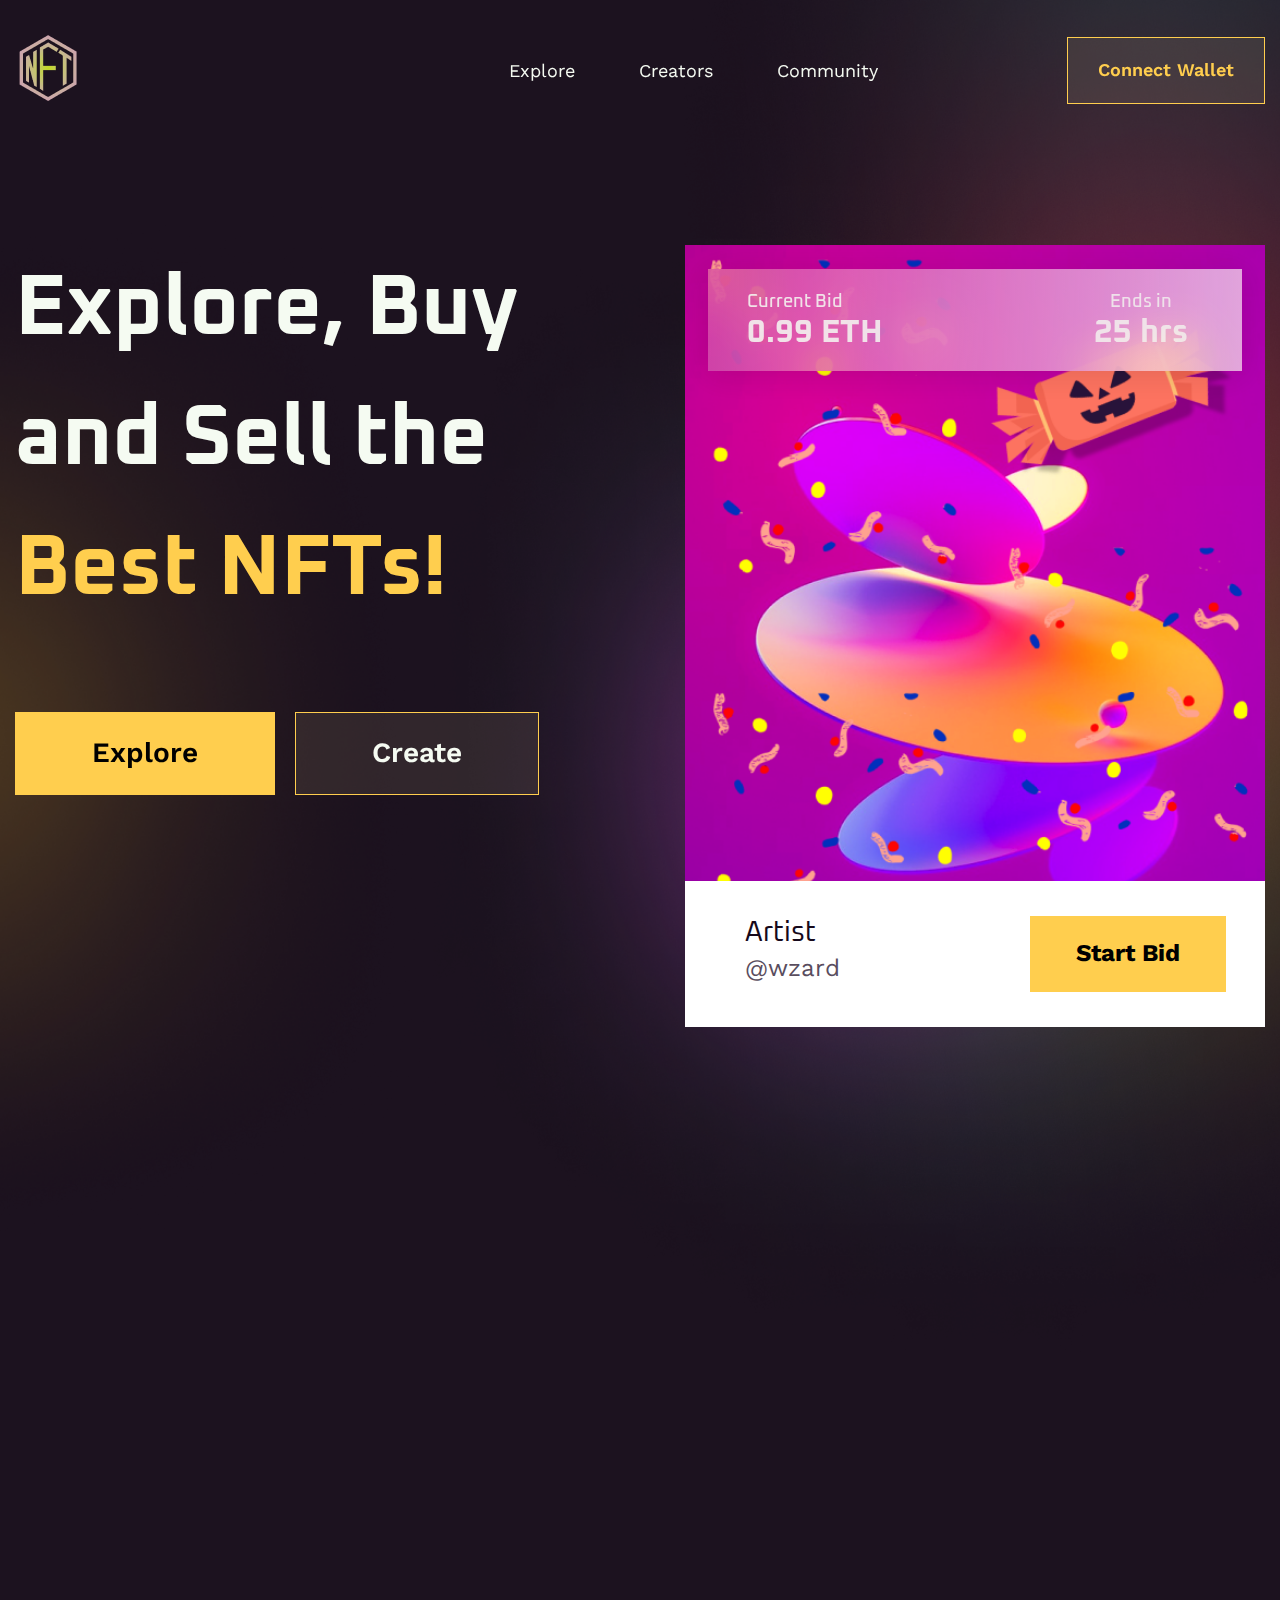
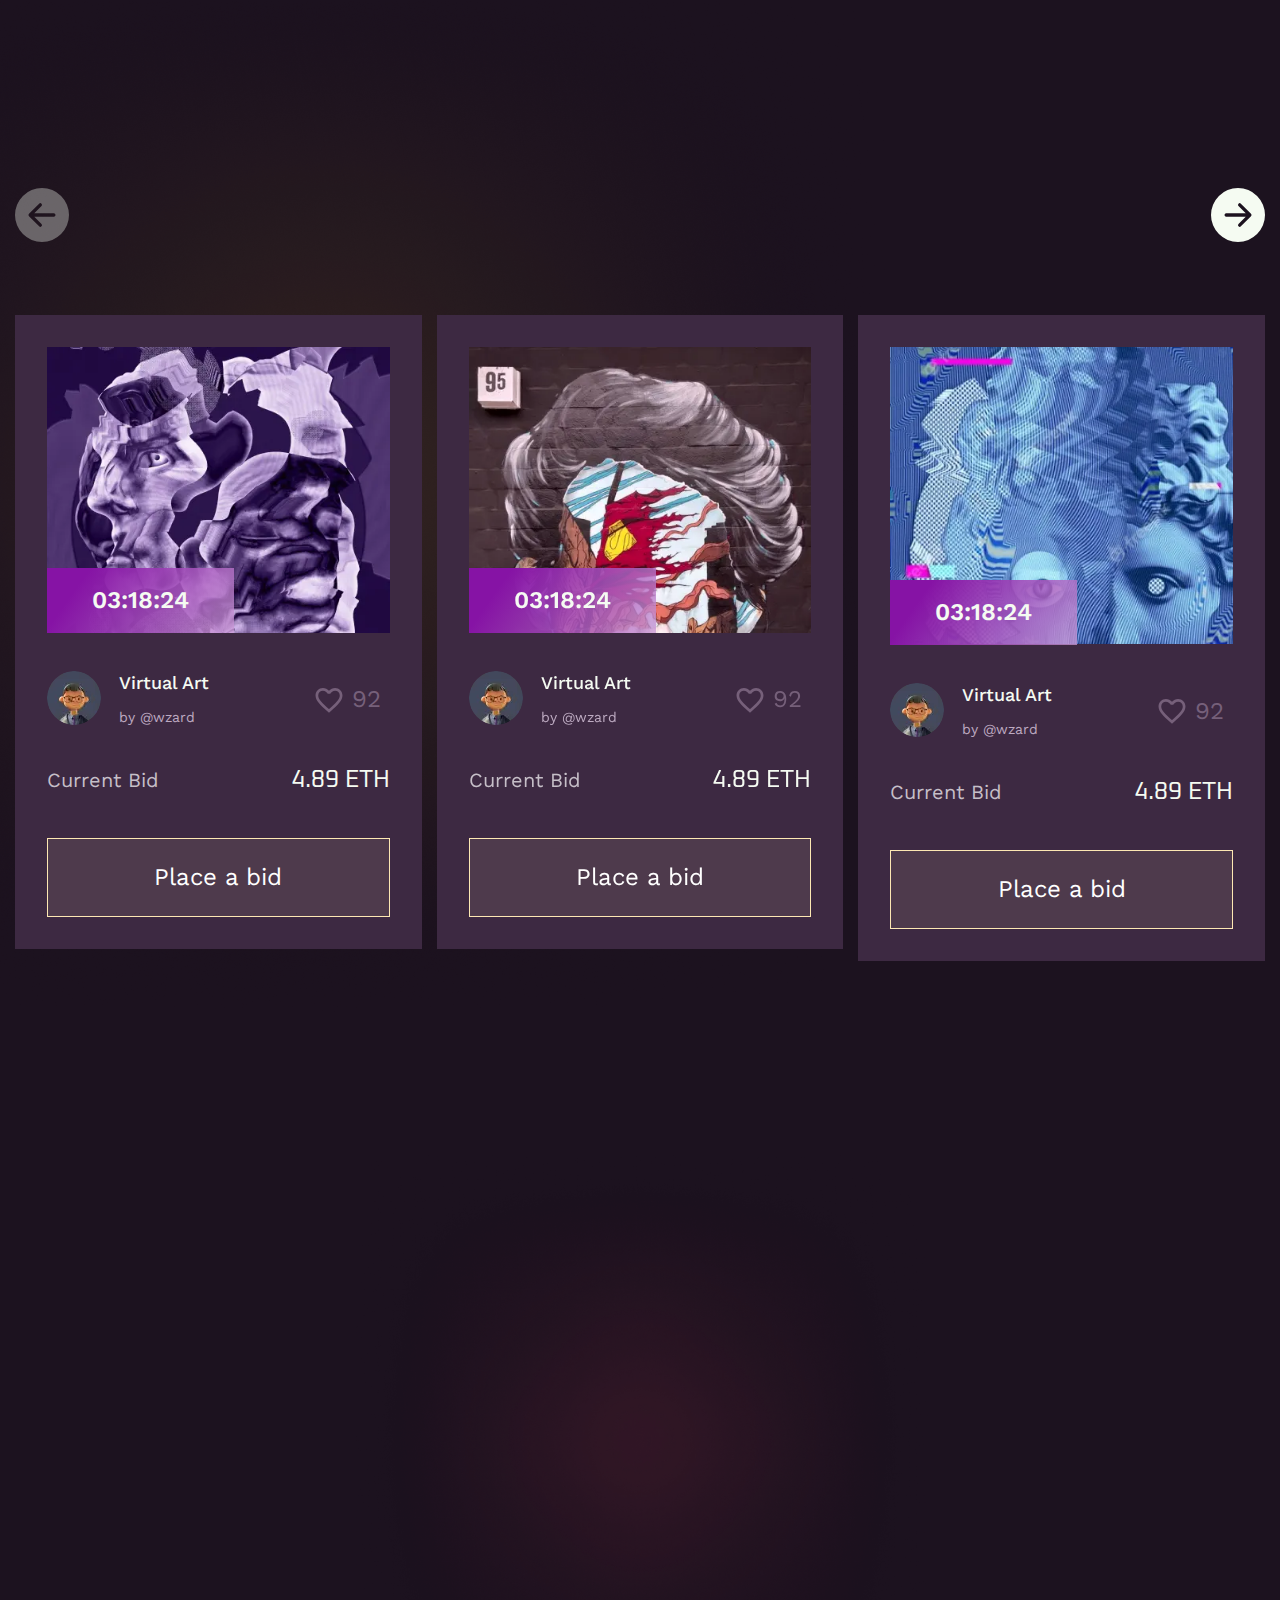
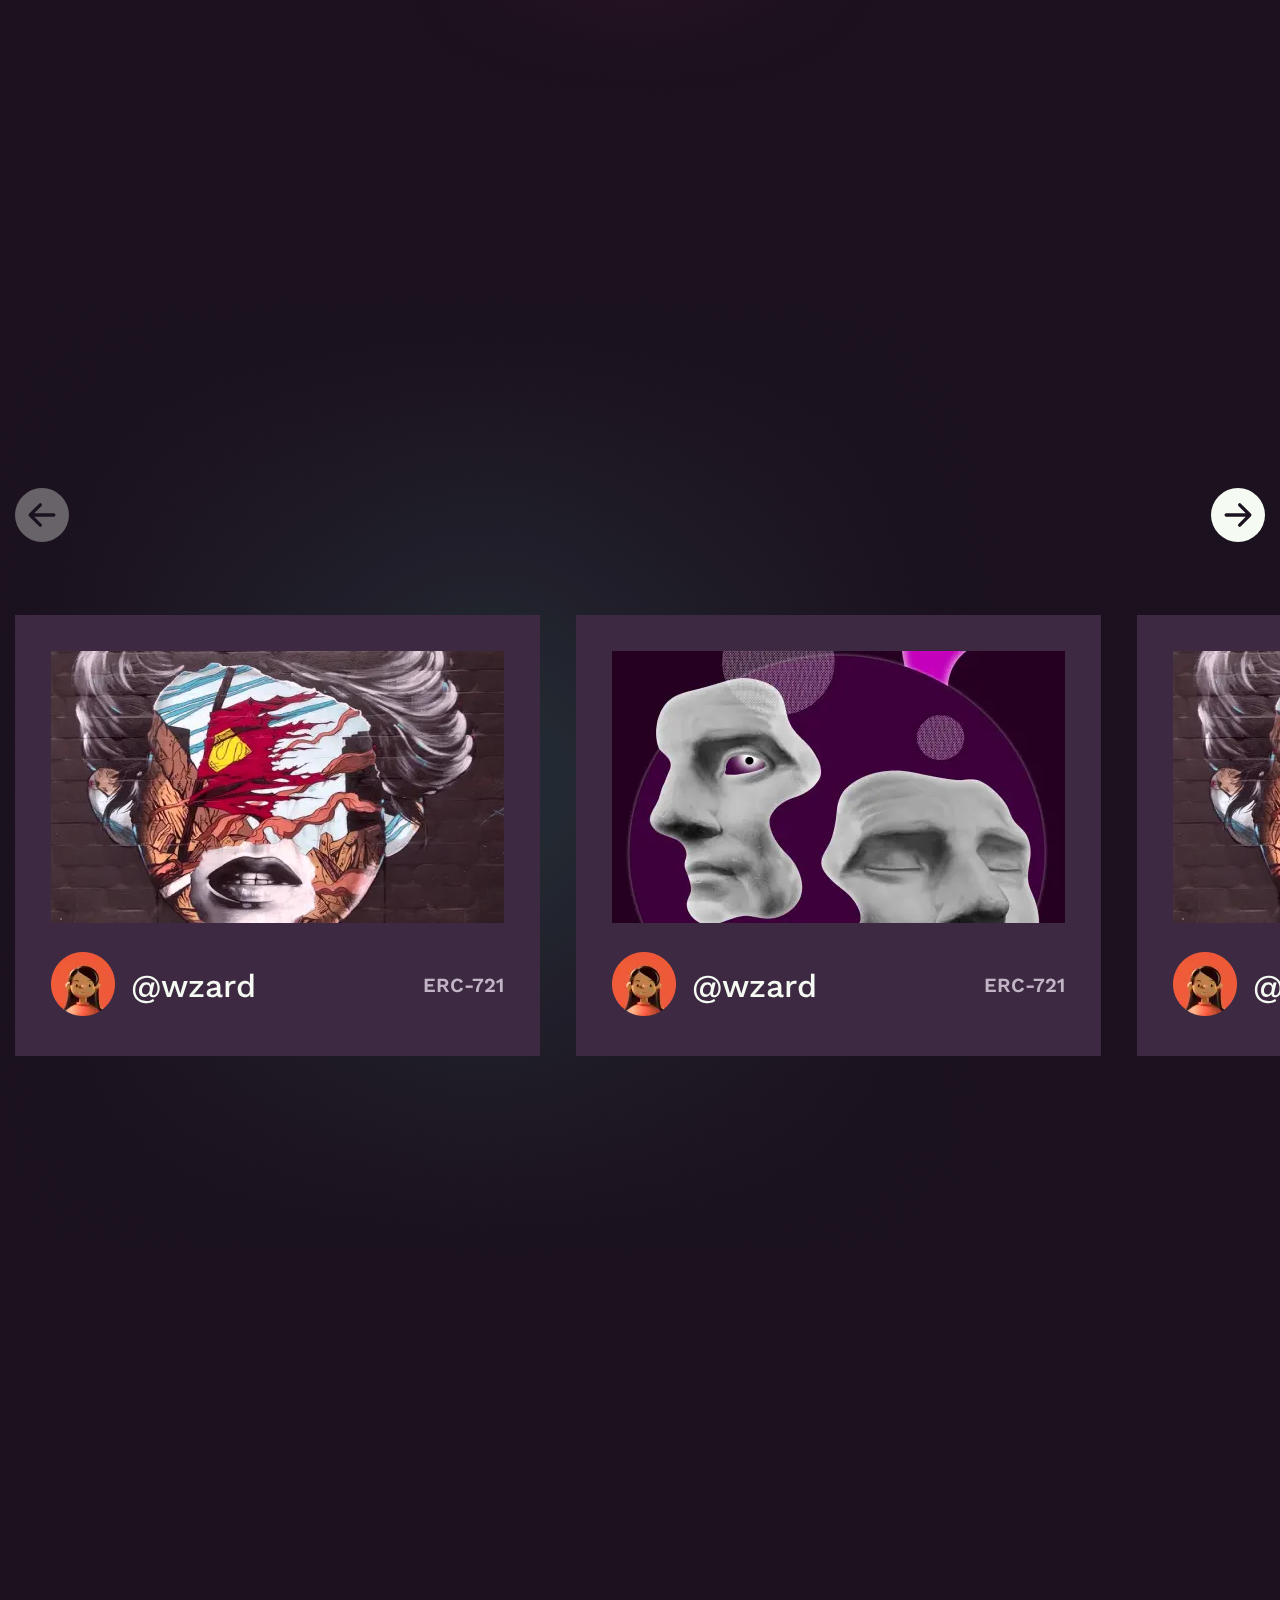
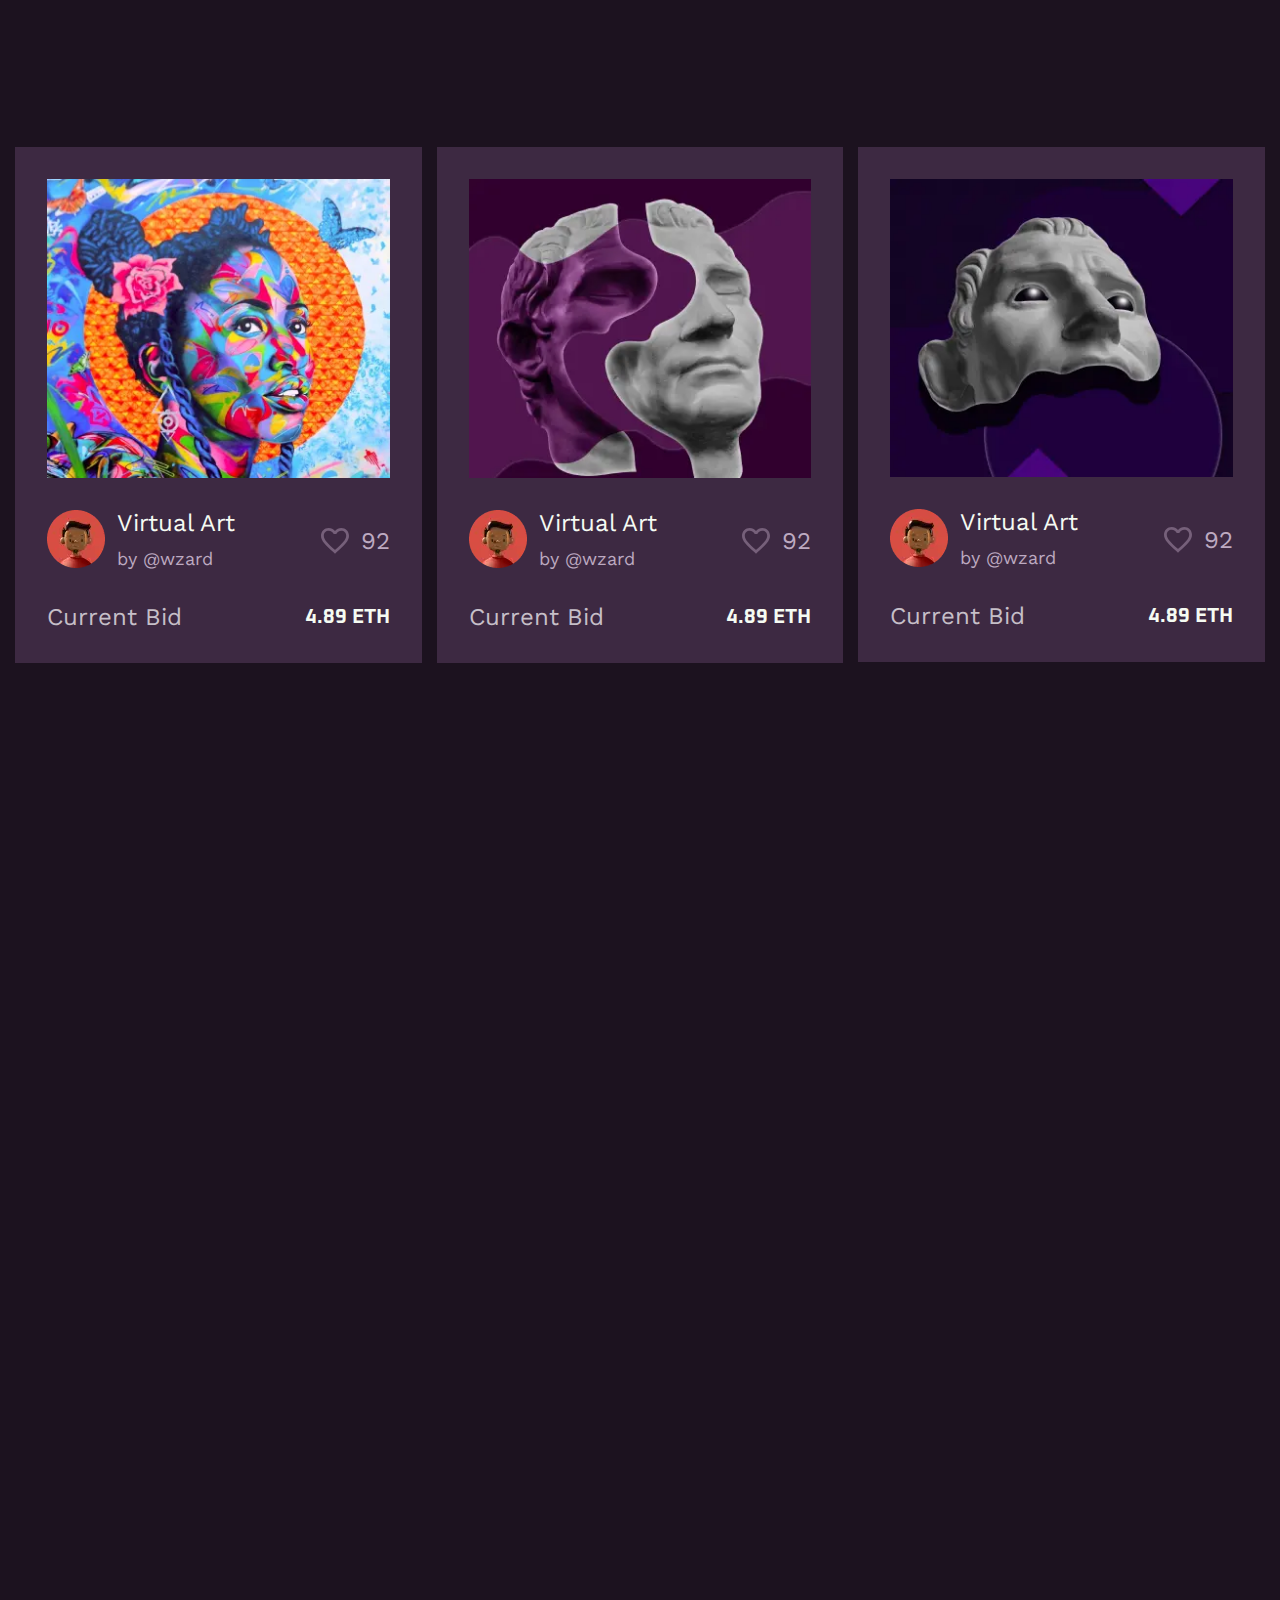
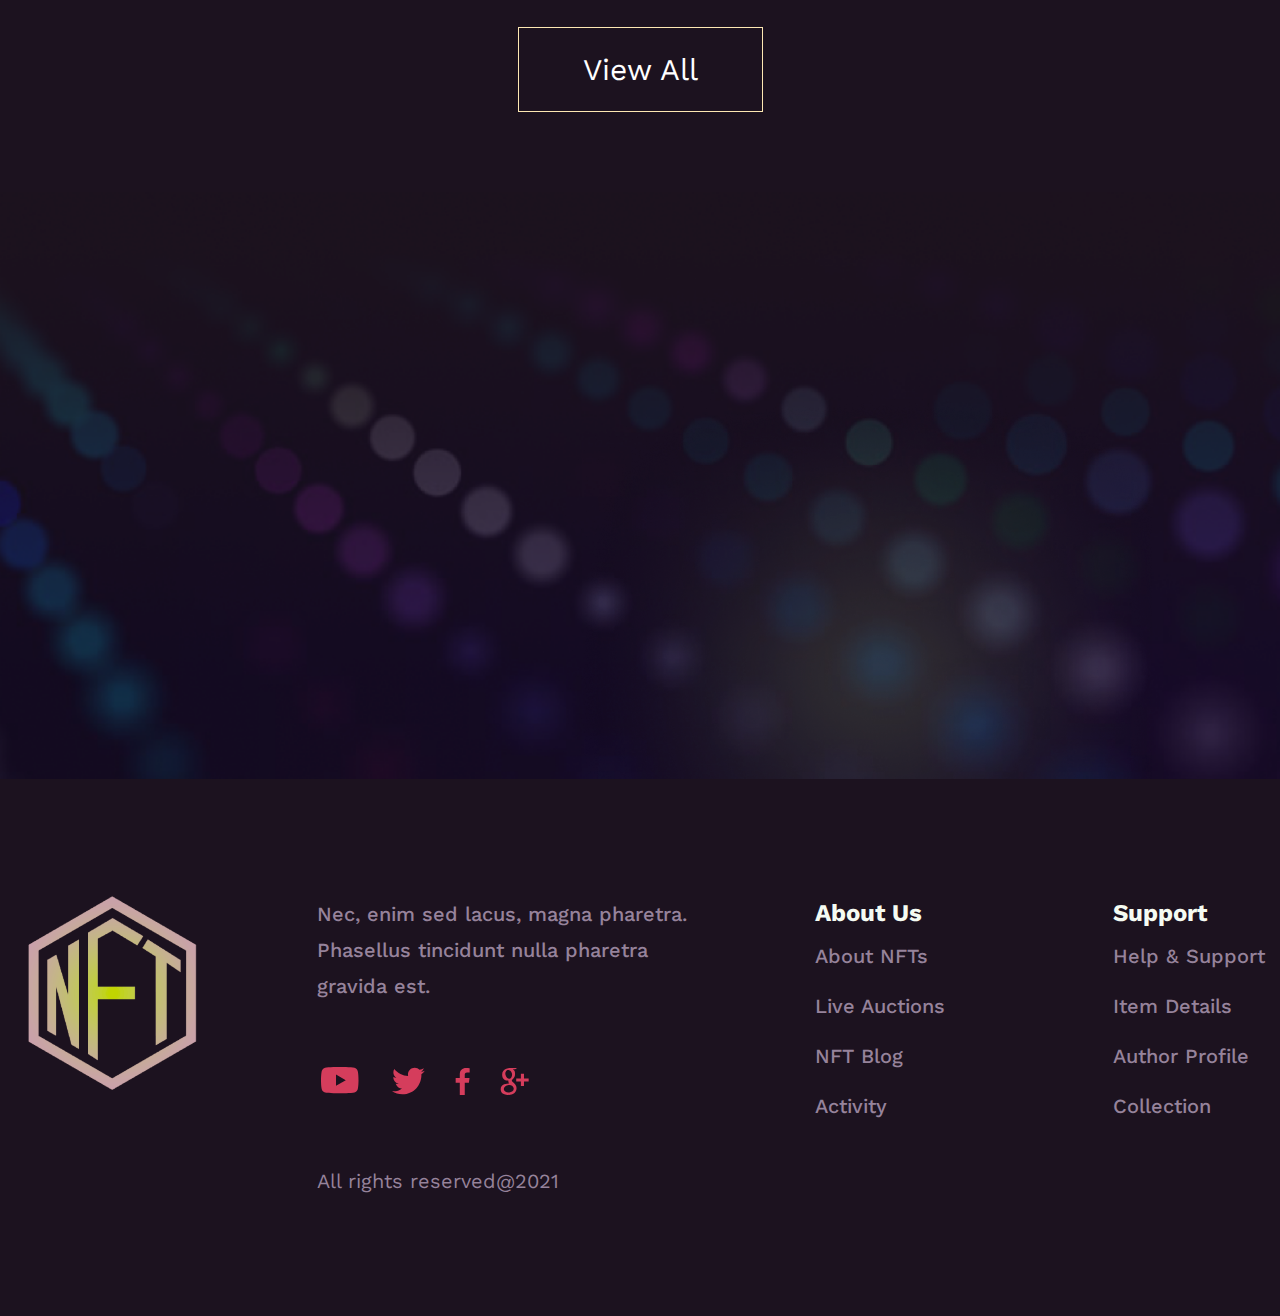
<file: index.html>
<!DOCTYPE html>
<html lang="en">
<head>
	<meta charset="UTF-8">
	<meta http-equiv="X-UA-Compatible" content="IE=edge">
	<meta name="viewport" content="width=device-width, initial-scale=1.0">
	<link rel="stylesheet" href="css/style.min.css?_v=20230625011311">
	<title>Главная</title>
	<link rel="preconnect" href="https://fonts.googleapis.com">
<link rel="preconnect" href="https://fonts.gstatic.com" crossorigin>
<link href="https://fonts.googleapis.com/css2?family=Oxanium:wght@500;600;700&family=Work+Sans:wght@400;500;600;700&display=swap&_v=20230625011311" rel="stylesheet">
	
</head>

<body>

<main>
    <section class="info">
        <header class="header" data-aos="slide-down">
	<div class="container">
		<div class="header__main">
			<a class="header__logo-link" href="#">
				<img class="header__logo-img" src="img/header-logo.png" alt="logo-img">
			</a>
			<div class="header__inner">
				<ul class="header__nav">
					<li class="header__nav-item">
						<a class="header__nav-link" href="#">
							Explore
						</a>
					</li>
					<li class="header__nav-item">
						<a class="header__nav-link" href="#">
							Creators
						</a>
					</li>
					<li class="header__nav-item">
						<a class="header__nav-link" href="#">
							Community
						</a>
					</li>
					<button class="header__btn ">Connect Wallet</button>

				</ul>
			</div>
			<button class="header__burger"><img style="width: 60px; height: 60px;" src="img/icons/icons.svg#burger"alt="burger"></button>
			<button class="header__burger--close"><img style="width: 60px; height: 60px;"  src="img/icons/icons.svg#close" alt="burger">
			</button>
		</div>
	</div>
</header>
        <div class="container">
            <div class="info__inner"  data-aos="fade-up">
                <div class="info__text">
                    <h3 class="info__text-title"  data-aos="fade-right">
                        Explore, Buy and Sell the <span class="info__text-titleYellow">Best NFTs!</span>
                    </h3>
                    <div class="info__btns"  data-aos="fade-right">
                        <button class="info__btn info__btn--yellow">Explore</button>
                        <button class="info__btn info__btn--gray">Create</button>
                    </div>
                    <div class="info__numbs"  data-aos="fade-right">
                        <div class="info__numbs-item">
                            <p>32k+</p>
                            <span>Artworks</span>
                        </div>
                        <div class="info__numbs-item">
                            <p>20k+</p>
                            <span>Auctions</span>
                        </div>
                        <div class="info__numbs-item">
                            <p>12k+</p>
                            <span>Creators</span>
                        </div>
                    </div>
                </div>
                <div class="info__bid-inner">
                    <div class="info__bid-wrapp">
                        <div class="info__bid-info">
                            <div class="info__bid-course">
                                <span class="info__current">Current Bid</span>
                                <span class="info__eth">0.99 ETH</span>
                            </div>
                            <div class="info__bid-time">
                                <span class="info__bid-ends">Ends in</span>
                                <span class="info__bid-hrs">25 hrs</span>
                            </div>
                        </div>
                    </div>
                    <div class="info__start-bid">
                        <div class="info__artist-info">
                            <span class="info__artist">
                                Artist
                            </span>
                            <span class="info__art-id">
                                @wzard
                            </span>
                        </div>
                        <button class="info__bit-btn">
                            Start Bid
                        </button>
                    </div>
                </div>
                <div class="info__numbs info__numbs--fake">
                    <div class="info__numbs-item">
                        <p>32k+</p>
                        <span>Artworks</span>
                    </div>
                    <div class="info__numbs-item">
                        <p>20k+</p>
                        <span>Auctions</span>
                    </div>
                    <div class="info__numbs-item">
                        <p>12k+</p>
                        <span>Creators</span>
                    </div>
                </div>
            </div>
            <div class="partners"  data-aos="zoom-in-down">
                <div class="partners__items">
                    <img class="partners__img" src="img/icons/icons.svg#1">
                    <img class="partners__img" src="img/icons/icons.svg#2">
                    <img class="partners__img" src="img/icons/icons.svg#3">
                    <img class="partners__img" src="img/icons/icons.svg#4">
                </div>
            </div>
        </div>
        <button class="info__arrow-btn">
        </button>
    </section>
    <section class="auctions">
        <div class="container">
            <div class="title-wrapper">
                <h3 class="slider-title slider-title--purple"  data-aos="fade-right">
                    <span> Live Auctions</span>
                </h3>
            </div>
            <div class="swiper slider">
                <div class="swiper-wrapper">
                    <div class="swiper-slide slider__item">
                        <div class="slider__wrapper">
                            <div class="slider__img">
                                <picture><source srcset="./img/slider-1.webp" type="image/webp"><img src="./img/slider-1.jpg" alt="" class="slider__img-item"></picture>
                                <span class="slider__img-timer">03:18:24</span>
                            </div>
                            <div class="slider__info">
                                <div class="slider__profile">
                                    <picture><source srcset="./img/avatar.webp" type="image/webp"><img class="slider__avatar" src="./img/avatar.jpg" alt="avatar"></picture>
                                    <div class="slider__prof-info">
                                        <p class="slider__info-title">Virtual Art</p>
                                        <p class="slider__info-by">by @wzard</p>
                                    </div>
                                </div>
                                <div class="slider__likes">
                                    <img class="slider__hsvg" src='./img/like.svg'>
                                    <span class="slider__hcount">92</span>
                                </div>
                            </div>
                            <div class="slider__bit-course">
                                <span class="slider__bit-label">Current Bid</span>
                                <span class="slider__bit-eth">4.89 ETH</span>
                            </div>
                            <a href="#">
                                <button class="slider__btn">Place a bid</button>
                            </a>
                        </div>
                    </div>
                    <div class="swiper-slide slider__item">
                        <div class="slider__wrapper">
                            <div class="slider__img">
                                <picture><source srcset="./img/slider-2.webp" type="image/webp"><img src="./img/slider-2.jpg" alt="" class="slider__img-item"></picture>
                                <span class="slider__img-timer">03:18:24</span>
                            </div>
                            <div class="slider__info">
                                <div class="slider__profile">
                                    <picture><source srcset="./img/avatar.webp" type="image/webp"><img class="slider__avatar" src="./img/avatar.jpg" alt="avatar"></picture>
                                    <div class="slider__prof-info">
                                        <p class="slider__info-title">Virtual Art</p>
                                        <p class="slider__info-by">by @wzard</p>
                                    </div>
                                </div>
                                <div class="slider__likes">
                                    <img class="slider__hsvg" src='./img/like.svg'>
                                    <span class="slider__hcount">92</span>
                                </div>
                            </div>
                            <div class="slider__bit-course">
                                <span class="slider__bit-label">Current Bid</span>
                                <span class="slider__bit-eth">4.89 ETH</span>
                            </div>
                            <a href="#">
                                <button class="slider__btn">Place a bid</button>
                            </a>
                        </div>
                    </div>
                    <div class="swiper-slide slider__item">
                        <div class="slider__wrapper">
                            <div class="slider__img">
                                <picture><source srcset="./img/slider-3.webp" type="image/webp"><img src="./img/slider-3.jpg" alt="" class="slider__img-item"></picture>
                                <span class="slider__img-timer">03:18:24</span>
                            </div>
                            <div class="slider__info">
                                <div class="slider__profile">
                                    <picture><source srcset="./img/avatar.webp" type="image/webp"><img class="slider__avatar" src="./img/avatar.jpg" alt="avatar"></picture>
                                    <div class="slider__prof-info">
                                        <p class="slider__info-title">Virtual Art</p>
                                        <p class="slider__info-by">by @wzard</p>
                                    </div>
                                </div>
                                <div class="slider__likes">
                                    <img class="slider__hsvg" src='./img/like.svg'>
                                    <span class="slider__hcount">92</span>
                                </div>
                            </div>
                            <div class="slider__bit-course">
                                <span class="slider__bit-label">Current Bid</span>
                                <span class="slider__bit-eth">4.89 ETH</span>
                            </div>
                            <a href="#">
                                <button class="slider__btn">Place a bid</button>
                            </a>
                        </div>
                    </div>
                    <div class="swiper-slide slider__item">
                        <div class="slider__wrapper">
                            <div class="slider__img">
                                <picture><source srcset="./img/slider-1.webp" type="image/webp"><img src="./img/slider-1.jpg" alt="" class="slider__img-item"></picture>
                                <span class="slider__img-timer">03:18:24</span>
                            </div>
                            <div class="slider__info">
                                <div class="slider__profile">
                                    <picture><source srcset="./img/avatar.webp" type="image/webp"><img class="slider__avatar" src="./img/avatar.jpg" alt="avatar"></picture>
                                    <div class="slider__prof-info">
                                        <p class="slider__info-title">Virtual Art</p>
                                        <p class="slider__info-by">by @wzard</p>
                                    </div>
                                </div>
                                <div class="slider__likes">
                                    <img class="slider__hsvg" src='./img/like.svg'>
                                    <span class="slider__hcount">92</span>
                                </div>
                            </div>
                            <div class="slider__bit-course">
                                <span class="slider__bit-label">Current Bid</span>
                                <span class="slider__bit-eth">4.89 ETH</span>
                            </div>
                            <a href="#">
                                <button class="slider__btn">Place a bid</button>
                            </a>
                        </div>
                    </div>
                    <div class="swiper-slide slider__item">
                        <div class="slider__wrapper">
                            <div class="slider__img">
                                <picture><source srcset="./img/slider-1.webp" type="image/webp"><img src="./img/slider-1.jpg" alt="" class="slider__img-item"></picture>
                                <span class="slider__img-timer">03:18:24</span>
                            </div>
                            <div class="slider__info">
                                <div class="slider__profile">
                                    <picture><source srcset="./img/avatar.webp" type="image/webp"><img class="slider__avatar" src="./img/avatar.jpg" alt="avatar"></picture>
                                    <div class="slider__prof-info">
                                        <p class="slider__info-title">Virtual Art</p>
                                        <p class="slider__info-by">by @wzard</p>
                                    </div>
                                </div>
                                <div class="slider__likes">
                                    <img class="slider__hsvg" src='./img/like.svg'>
                                    <span class="slider__hcount">92</span>
                                </div>
                            </div>
                            <div class="slider__bit-course">
                                <span class="slider__bit-label">Current Bid</span>
                                <span class="slider__bit-eth">4.89 ETH</span>
                            </div>
                            <a href="#">
                                <button class="slider__btn">Place a bid</button>
                            </a>
                        </div>
                    </div>

                </div>
                <div class="swiper-button-prev swiper-button-prev1">
                    <img src="img/icons/icons.svg#arrow-right" alt="">
                </div>
                <div class="swiper-button-next swiper-button-next1">
                    <img src="img/icons/icons.svg#arrow-right" alt="">
                </div>
                <button class="slider-btn"  data-aos="fade-right">View All</button>
            </div>
        </div>
        </div>
    </section>
    <section class="how">
        <div class="container">
            <h3 class="how__title"  data-aos="fade-right">How it works</h3>
            <div class="how__items"  data-aos="zoom-in-down">
                <div class="how__item">
                    <div class="how__wrap">
                        <img class="how__img" src="img/icons/icons.svg#wallet" alt="">
                    </div>
                    <p class="how__item-title">Set up your wallet</p>
                </div>
                <div class="how__item">
                    <div class="how__wrap">
                        <img class="how__img" src="img/icons/icons.svg#widow" alt="">
                    </div>
                    <p class="how__item-title">Set up your wallet</p>

                </div>
                <div class="how__item">
                    <div class="how__wrap">
                        <img class="how__img" src="img/icons/icons.svg#plus" alt="">
                    </div>
                    <p class="how__item-title">Set up your wallet</p>
                </div>
                <div class="how__item">
                    <div class="how__wrap">
                        <img class="how__img" src="img/icons/icons.svg#idn" alt="">
                    </div>
                    <p class="how__item-title">Set up your wallet</p>
                </div>
            </div>
        </div>
    </section>
    <section class="popular">
        <div class="container">
            <div class="title-wrapper">
                <h3 class="slider-title slider-title--red"  data-aos="fade-right"><span>Popular Collections</span></h3>
            </div>
            <div class="swiper popular-slider">
                <div class="swiper-wrapper popular__items">
                    <div class="swiper-slide popular__item">
                        <div class="popular__wrapp">
                            <picture><source srcset="./img/popular-img.webp" type="image/webp"><img src="./img/popular-img.jpg" alt="" class="popular__img"></picture>
                            <div class="popular__author-info">
                                <picture><source srcset="./img/avatar2.webp" type="image/webp"><img class="popular__author-avatar"  src="./img/avatar2.png" alt="avatar"></picture>
                                <span class="popular__author">@wzard</span>
                                <span class="popular__cod">ERC-721</span>
                            </div>
                        </div>
                    </div>
                    <div class="swiper-slide popular__item">
                        <div class="popular__wrapp">
                            <picture><source srcset="./img/popular-2.webp" type="image/webp"><img  src="./img/popular-2.jpg" alt="" class="popular__img"></picture>
                            <div class="popular__author-info">
                                <picture><source srcset="./img/avatar2.webp" type="image/webp"><img class="popular__author-avatar"  src="./img/avatar2.png" alt="avatar"></picture>
                                <span class="popular__author">@wzard</span>
                                <span class="popular__cod">ERC-721</span>
                            </div>
                        </div>
                    </div>
                    <div class="swiper-slide popular__item">
                        <div class="popular__wrapp">
                            <picture><source srcset="./img/popular-img.webp" type="image/webp"><img src="./img/popular-img.jpg" alt="" class="popular__img"></picture>
                            <div class="popular__author-info">
                                <picture><source srcset="./img/avatar2.webp" type="image/webp"><img class="popular__author-avatar"  src="./img/avatar2.png" alt="avatar"></picture>
                                <span class="popular__author">@wzard</span>
                                <span class="popular__cod">ERC-721</span>
                            </div>
                        </div>
                    </div>
                    <div class="swiper-slide popular__item">
                        <div class="popular__wrapp">
                            <picture><source srcset="./img/popular-img.webp" type="image/webp"><img src="./img/popular-img.jpg" alt="" class="popular__img"></picture>
                            <div class="popular__author-info">
                                <picture><source srcset="./img/avatar2.webp" type="image/webp"><img class="popular__author-avatar"  src="./img/avatar2.png" alt="avatar"></picture>
                                <span class="popular__author">@wzard</span>
                                <span class="popular__cod">ERC-721</span>
                            </div>
                        </div>
                    </div>
                </div>
                <div class="swiper-button-prev swiper-button-prev2">
                    <img src="img/icons/icons.svg#arrow-right" alt="arrow-right">
                </div>

                <div class="swiper-button-next swiper-button-next2">
                    <img src="img/icons/icons.svg#arrow-right" alt="arrow-right">
                </div>
            </div>
            <button class="slider-btn" data-aos="fade-right" >View All</button>
        </div>
    </section>
    <section class="explore">
        <div class="container">
            <div class="title-wrapper">
                <h3 class="slider-title slider-title--purple"  data-aos="fade-right"><span>Explore By Categories</span></h3>
            </div>
            <div class="swiper explore__slider">
                <div class="swiper-wrapper">
                    <div class="swiper-slide explore__slider-item">
                        <div class="explore__wrapper">
                            <div class="explore__img">
                                <picture><source srcset="./img/explore-slider1.webp" type="image/webp"><img class="explore__img-item" src="./img/explore-slider1.jpg" alt=""></picture>
                                <a href="#" class="explore__img-link">
                                    <span class="explore__img-label">Place a Bid</span>
                                </a>
                            </div>
                            <div class="explore__info">
                                <div class="explore__profile">
                                    <picture><source srcset="./img/avatar3.webp" type="image/webp"><img class="explore__avatar" src="./img/avatar3.png" alt="avatar"></picture>
                                    <div class="explore__prof-info">
                                        <p class="explore__info-title">Virtual Art</p>
                                        <p class="explore__info-by">by @wzard</p>
                                    </div>
                                </div>
                                <div class="explore__likes">
                                    <img class="explore__hsvg" src='./img/like.svg'>
                                    <span class="explore__hcount">92</span>
                                </div>
                            </div>
                            <div class="explore__bit-course">
                                <span class="explore__bit-label">Current Bid</span>
                                <span class="explore__bit-eth">4.89 ETH</span>
                            </div>
                        </div>
                    </div>
                    <div class="swiper-slide explore__slider-item">
                        <div class="explore__wrapper">
                            <div class="explore__img">
                                <picture><source srcset="./img/explore-slider2.webp" type="image/webp"><img src="./img/explore-slider2.jpg" alt="" class="explore__img-item"></picture>
                                <a href="#" class="explore__img-link">
                                    <span class="explore__img-label">Place a Bid</span>
                                </a>
                            </div>
                            <div class="explore__info">
                                <div class="explore__profile">
                                    <picture><source srcset="./img/avatar3.webp" type="image/webp"><img class="explore__avatar" src="./img/avatar3.png" alt="avatar"></picture>
                                    <div class="explore__prof-info">
                                        <p class="explore__info-title">Virtual Art</p>
                                        <p class="explore__info-by">by @wzard</p>
                                    </div>
                                </div>
                                <div class="explore__likes">
                                    <img class="explore__hsvg" src='./img/like.svg'>
                                    <span class="explore__hcount">92</span>
                                </div>
                            </div>
                            <div class="explore__bit-course">
                                <span class="explore__bit-label">Current Bid</span>
                                <span class="explore__bit-eth">4.89 ETH</span>
                            </div>
                        </div>
                    </div>
                    <div class="swiper-slide explore__slider-item">
                        <div class="explore__wrapper">
                            <div class="explore__img">
                                <picture><source srcset="./img/explore-slider3.webp" type="image/webp"><img src="./img/explore-slider3.jpg" alt="" class="explore__img-item"></picture>
                                <a href="#" class="explore__img-link">
                                    <span class="explore__img-label">Place a Bid</span>
                                </a>
                            </div>
                            <div class="explore__info">
                                <div class="explore__profile">
                                    <picture><source srcset="./img/avatar3.webp" type="image/webp"><img class="explore__avatar" src="./img/avatar3.png" alt="avatar"></picture>
                                    <div class="explore__prof-info">
                                        <p class="explore__info-title">Virtual Art</p>
                                        <p class="explore__info-by">by @wzard</p>
                                    </div>
                                </div>
                                <div class="explore__likes">
                                    <img class="explore__hsvg" src='./img/like.svg'>
                                    <span class="explore__hcount">92</span>
                                </div>
                            </div>
                            <div class="explore__bit-course">
                                <span class="explore__bit-label">Current Bid</span>
                                <span class="explore__bit-eth">4.89 ETH</span>
                            </div>
                        </div>

                    </div>
                    <div class="swiper-slide explore__slider-item">
                        <div class="explore__wrapper">
                            <div class="explore__img">
                                <picture><source srcset="./img/explore-slider1.webp" type="image/webp"><img src="./img/explore-slider1.jpg" alt="" class="explore__img-item"></picture>
                                <a href="#" class="explore__img-link">
                                    <span class="explore__img-label">Place a Bid</span>
                                </a>
                            </div>
                            <div class="explore__info">
                                <div class="explore__profile">
                                    <picture><source srcset="./img/avatar3.webp" type="image/webp"><img class="explore__avatar" src="./img/avatar3.png" alt="avatar"></picture>
                                    <div class="explore__prof-info">
                                        <p class="explore__info-title">Virtual Art</p>
                                        <p class="explore__info-by">by @wzard</p>
                                    </div>
                                </div>
                                <div class="explore__likes">
                                    <img class="explore__hsvg" src='./img/like.svg'>
                                    <span class="explore__hcount">92</span>
                                </div>
                            </div>
                            <div class="explore__bit-course">
                                <span class="explore__bit-label">Current Bid</span>
                                <span class="explore__bit-eth">4.89 ETH</span>
                            </div>
                        </div>
                    </div>
                    <div class="swiper-slide explore__slider-item">
                        <div class="explore__wrapper">
                            <div class="explore__img">
                                <picture><source srcset="./img/explore-slider2.webp" type="image/webp"><img src="./img/explore-slider2.jpg" alt="" class="explore__img-item"></picture>
                                <a href="#" class="explore__img-link">
                                    <span class="explore__img-label">Place a Bid</span>
                                </a>
                            </div>
                            <div class="explore__info">
                                <div class="explore__profile">
                                    <picture><source srcset="./img/avatar3.webp" type="image/webp"><img class="explore__avatar" src="./img/avatar3.png" alt="avatar"></picture>
                                    <div class="explore__prof-info">
                                        <p class="explore__info-title">Virtual Art</p>
                                        <p class="explore__info-by">by @wzard</p>
                                    </div>
                                </div>
                                <div class="explore__likes">
                                    <img class="explore__hsvg" src='./img/like.svg'>
                                    <span class="explore__hcount">92</span>
                                </div>
                            </div>
                            <div class="explore__bit-course">
                                <span class="explore__bit-label">Current Bid</span>
                                <span class="explore__bit-eth">4.89 ETH</span>
                            </div>
                        </div>
                    </div>
                    <div class="swiper-slide explore__slider-item">
                        <div class="explore__wrapper">
                            <div class="explore__img">
                                <picture><source srcset="./img/explore-slider3.webp" type="image/webp"><img src="./img/explore-slider3.jpg" alt="" class="explore__img-item"></picture>
                                <a href="#" class="explore__img-link">
                                    <span class="explore__img-label">Place a Bid</span>
                                </a>
                            </div>
                            <div class="explore__info">
                                <div class="explore__profile">
                                    <picture><source srcset="./img/avatar3.webp" type="image/webp"><img class="explore__avatar" src="./img/avatar3.png" alt="avatar"></picture>
                                    <div class="explore__prof-info">
                                        <p class="explore__info-title">Virtual Art</p>
                                        <p class="explore__info-by">by @wzard</p>
                                    </div>
                                </div>
                                <div class="explore__likes">
                                    <img class="explore__hsvg" src='./img/like.svg'>
                                    <span class="explore__hcount">92</span>
                                </div>
                            </div>
                            <div class="explore__bit-course">
                                <span class="explore__bit-label">Current Bid</span>
                                <span class="explore__bit-eth">4.89 ETH</span>
                            </div>
                        </div>
                    </div>
                </div>
            </div>
            <button class="slider-btn"  data-aos="fade-right">View All</button>
        </div>
    </section>
    <section class="creators">
        <div class="container">
            <div class="title-wrapper">
                <h3 class="slider-title slider-title--red"  data-aos="fade-right"><span>Top Creators</span></h3>
            </div>
            <div class="creators__items">
                <div class="creators__item"   data-aos="flip-left">
                    <div class="creators__authore-info">
                        <picture><source srcset="./img/avatar1.webp" type="image/webp"><img class="creators__avatar-img" src="./img/avatar1.png" alt="avatar"></picture>
                        <div>
                            <p class="creators__author-name">Wzard Dee</p>
                            <p class="creators__author-eth">4.89 ETH</p>
                        </div>
                    </div>
                    <div class="creators__items-count">
                        <span class="creators__count">33</span>
                        <span class="creators__items-label">items</span>
                    </div>
                </div>
                <div class="creators__item"  data-aos="flip-left">
                    <div class="creators__authore-info">
                        <picture><source srcset="./img/avatar2.webp" type="image/webp"><img class="creators__avatar-img" src="./img/avatar2.png" alt="avatar"></picture>
                        <div>
                            <p class="creators__author-name">Wzard Dee</p>
                            <p class="creators__author-eth">4.89 ETH</p>
                        </div>
                    </div>
                    <div class="creators__items-count">
                        <span class="creators__count">33</span>
                        <span class="creators__items-label">items</span>
                    </div>
                </div>
                <div class="creators__item"  data-aos="flip-left">
                    <div class="creators__authore-info">
                        <picture><source srcset="./img/avatar3.webp" type="image/webp"><img class="creators__avatar-img" src="./img/avatar3.png" alt="avatar"></picture>
                        <div>
                            <p class="creators__author-name">Wzard Dee</p>
                            <p class="creators__author-eth">4.89 ETH</p>
                        </div>
                    </div>
                    <div class="creators__items-count">
                        <span class="creators__count">33</span>
                        <span class="creators__items-label">items</span>
                    </div>
                </div>
                <div class="creators__item"  data-aos="flip-left">
                    <div class="creators__authore-info">
                        <picture><source srcset="./img/avatar4.webp" type="image/webp"><img class="creators__avatar-img" src="./img/avatar4.png" alt="avatar"></picture>
                        <div>
                            <p class="creators__author-name">Wzard Dee</p>
                            <p class="creators__author-eth">4.89 ETH</p>
                        </div>
                    </div>
                    <div class="creators__items-count">
                        <span class="creators__count">33</span>
                        <span class="creators__items-label">items</span>
                    </div>
                </div>
            </div>
        </div>
        <button class="slider-btn">View All</button>
    </section>
    <section class="ready">
        <div class="conatiner">
            <h2 class="ready__title"  data-aos="fade-right">Ready for Next NFT Drop?</h2>
            <div class="ready__form"  data-aos="fade-right">
                <input class="ready__input" placeholder="info@gmail.com" type="email">
                <button class="ready__btn">Subscribe</button>
            </div>
        </div>
    </section>
</main>
<footer class="footer">
	<div class="container">
		<div class="footer__inner">
			<img class="footer__img" src="img/footer-logo.png" alt="">
			<div class="footer__desc">
				<div class="footer__desc-text">
					<p class="">Nec, enim sed lacus, magna pharetra. Phasellus tincidunt nulla pharetra gravida est.
					</p>
				</div>
				<ul class="media">

					<li class="media__link">
						<a href="#">
							<svg width="45" height="45" viewBox="0 0 45 45" fill="none"
								xmlns="http://www.w3.org/2000/svg">
								<path
									d="M40.7631 12.1306C40.5496 11.3383 40.1322 10.6156 39.5526 10.0347C38.9729 9.45376 38.2513 9.03475 37.4594 8.81939C34.5231 8.01314 22.7763 8.00001 22.7763 8.00001C22.7763 8.00001 11.0313 7.98689 8.09313 8.75751C7.30174 8.98279 6.58154 9.40772 6.00169 9.99152C5.42183 10.5753 5.00179 11.2984 4.78188 12.0913C4.0075 15.0275 4 21.1175 4 21.1175C4 21.1175 3.9925 27.2375 4.76125 30.1438C5.1925 31.7506 6.45813 33.02 8.06688 33.4531C11.0331 34.2594 22.7481 34.2725 22.7481 34.2725C22.7481 34.2725 34.495 34.2856 37.4313 33.5169C38.2234 33.3019 38.9458 32.8839 39.5269 32.3041C40.1079 31.7243 40.5276 31.003 40.7444 30.2113C41.5206 27.2769 41.5263 21.1888 41.5263 21.1888C41.5263 21.1888 41.5638 15.0669 40.7631 12.1306ZM19.0188 26.7594L19.0281 15.5094L28.7913 21.1438L19.0188 26.7594Z"
									fill="#D53D5C" />
							</svg>
						</a>
					</li>
					<li class="media__link">
						<a href="#">
							<svg width="33" height="28" viewBox="0 0 33 28" fill="none"
								xmlns="http://www.w3.org/2000/svg">
								<path
									d="M29.3883 7.32824C29.41 7.61991 29.41 7.90991 29.41 8.19991C29.41 17.0749 22.655 27.3016 10.31 27.3016C6.50667 27.3016 2.97333 26.1999 0 24.2866C0.54 24.3482 1.06 24.3699 1.62167 24.3699C4.64332 24.3772 7.57941 23.3668 9.95667 21.5016C8.5557 21.4762 7.19763 21.014 6.07206 20.1795C4.9465 19.3449 4.10964 18.1797 3.67833 16.8466C4.09333 16.9082 4.51 16.9499 4.94667 16.9499C5.54833 16.9499 6.15333 16.8666 6.715 16.7216C5.1946 16.4146 3.82746 15.5905 2.84603 14.3894C1.86461 13.1883 1.32949 11.6843 1.33167 10.1332V10.0499C2.22667 10.5482 3.265 10.8599 4.365 10.9016C3.44348 10.2892 2.68787 9.45828 2.16557 8.48289C1.64327 7.50751 1.37052 6.418 1.37167 5.31158C1.37167 4.06491 1.70333 2.92158 2.285 1.92491C3.9719 3.99994 6.07584 5.69751 8.46056 6.90767C10.8453 8.11783 13.4576 8.8136 16.1283 8.94991C16.025 8.44991 15.9617 7.93158 15.9617 7.41158C15.9612 6.52984 16.1346 5.65667 16.4718 4.84198C16.809 4.02728 17.3035 3.28703 17.927 2.66356C18.5505 2.04008 19.2907 1.54559 20.1054 1.20837C20.9201 0.871152 21.7933 0.697805 22.675 0.698243C24.6083 0.698243 26.3533 1.50824 27.58 2.81824C29.083 2.5276 30.5242 1.97895 31.84 1.19658C31.339 2.74794 30.2896 4.06342 28.8883 4.89658C30.2213 4.74454 31.5241 4.394 32.7533 3.85658C31.8352 5.19507 30.6975 6.36882 29.3883 7.32824Z"
									fill="#D53D5C" />
							</svg>
						</a>
					</li>
					<li class="media__link">
						<a href="#">
							<svg width="15" height="27" viewBox="0 0 15 27" fill="none"
								xmlns="http://www.w3.org/2000/svg">
								<path
									d="M9.76159 27V14.7041H13.9079L14.5242 9.88981H9.76159V6.82333C9.76159 5.43411 10.1485 4.48296 12.1414 4.48296H14.6667V0.190784C13.438 0.0590496 12.203 -0.00455774 10.9672 0.000253789C7.30229 0.000253789 4.78601 2.23861 4.78601 6.34775V9.88081H0.666687V14.6951H4.79501V27H9.76159Z"
									fill="#D53D5C" />
							</svg>
						</a>
					</li>
					<li class="media__link">
						<a href="#">
							<svg width="29" height="27" viewBox="0 0 29 27" fill="none"
								xmlns="http://www.w3.org/2000/svg">
								<path
									d="M2.14767 6.73313C2.14767 9.02506 2.92558 10.6788 4.45801 11.6499C5.71451 12.4476 7.17056 12.5673 7.9282 12.5673C8.11215 12.5673 8.26025 12.5581 8.36314 12.5519C8.36314 12.5519 8.12306 14.0922 9.28291 15.614H9.22991C7.22044 15.614 0.666687 16.0266 0.666687 21.3315C0.666687 26.7254 6.68573 27 7.8939 27C7.989 27 8.04512 26.9969 8.04512 26.9969C8.05759 26.9969 8.14333 27 8.29143 27C9.06622 27 11.0694 26.9049 12.9293 26.0136C15.3425 24.863 16.5662 22.8549 16.5662 20.0536C16.5662 17.3475 14.7018 15.7367 13.3408 14.5585C12.5099 13.839 11.7912 13.2193 11.7912 12.6164C11.7912 12.0027 12.3166 11.541 12.9791 10.9565C14.0532 10.013 15.0666 8.66761 15.0666 6.12409C15.0666 3.88892 14.7719 2.38705 12.9558 1.43438C13.1444 1.33926 13.8147 1.27023 14.1452 1.2242C15.1289 1.09227 16.5678 0.941932 16.5678 0.151875V0H9.39827C9.32656 0.00306818 2.14767 0.263864 2.14767 6.73313ZM13.7212 20.5599C13.8584 22.7168 11.983 24.3077 9.16599 24.5086C6.30535 24.7157 3.95136 23.4486 3.81417 21.2932C3.74714 20.2561 4.21014 19.2436 5.11588 18.4352C6.03409 17.6175 7.29527 17.1112 8.66713 17.0115C8.82926 17.0023 8.98983 16.9931 9.1504 16.9931C11.799 16.9947 13.5918 18.5257 13.7212 20.5599ZM11.8489 5.2558C12.552 7.69193 11.4904 10.2355 9.79736 10.7064C9.60247 10.7599 9.40104 10.7867 9.19873 10.7862C7.64915 10.7862 6.1136 9.2429 5.54303 7.11511C5.22501 5.92466 5.25151 4.87841 5.6163 3.87511C5.9733 2.88563 6.61869 2.22136 7.42934 1.99585C7.62421 1.94216 7.82531 1.91455 8.02953 1.91455C9.90025 1.91455 11.1037 2.67852 11.8489 5.2558ZM23.9899 10.4318V5.82955H20.872V10.4318H16.1952V13.5H20.872V18.1023H23.9899V13.5H28.6667V10.4318H23.9899Z"
									fill="#D53D5C" />
							</svg>
						</a>
					</li>
				</ul>


				<div class="footer__rights">
					<span>All rights reserved@2021</span>
				</div>

			</div>
			<div class="links-wrapp">
				<ul class="about">
					<li class="about__item footer-nav--title ">About Us</li>
					<li class="about__item">
						<a href="#">About NFTs</a>
					</li>
					<li class="about__item">
						<a href="#">Live Auctions</a>
					</li>
					<li class="about__item">
						<a href="#">NFT Blog</a>
					</li>
					<li class="about__item">
						<a href="#">Activity</a>
					</li>
				</ul>
				<ul class="support">
					<li class="support__item footer-nav--title">Support</li>
					<li class="support__item">
						<a href="#">Help & Support</a>
					</li>
					<li class="support__item">
						<a href="#">Item Details</a>
					</li>
					<li class="support__item">
						<a href="#">Author Profile</a>
					</li>
					<li class="support__item">
						<a href="#">Collection</a>
					</li>
				</ul>
			</div>

		</div>

	</div>
</footer>

<script src="js/app.min.js?_v=20230625011311"></script>
</body>

</html>
</file>
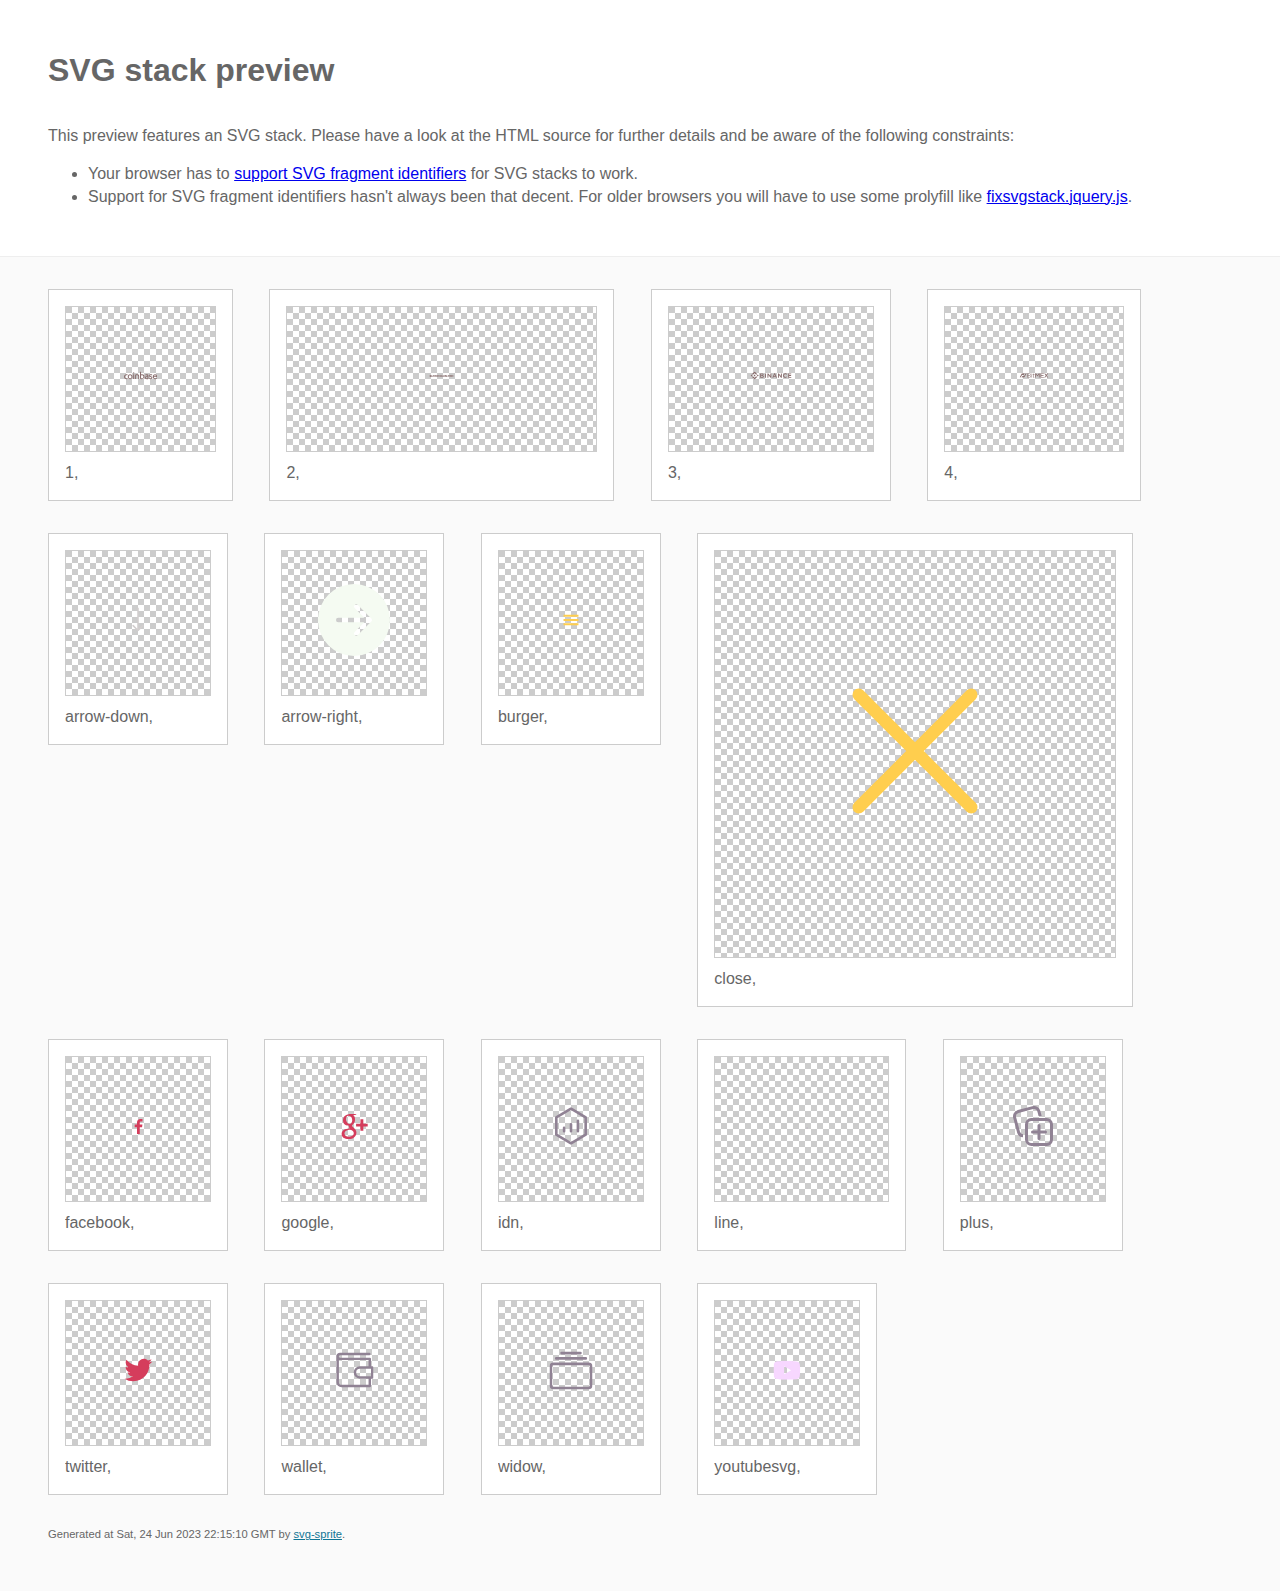
<file: img/stack/sprite.stack.html>
<!doctype html>
<html lang="en">
    <head>
        <meta charset="utf-8">
        <title>SVG stack preview | svg-sprite</title>
        <style>
            body {
                padding: 0;
                margin: 0;
                color: #666;
                background: #fafafa;
                font-family: Arial, Helvetica, sans-serif;
                font-size: 1em;
                line-height: 1.4;
            }

            header {
                display: block;
                padding: 3em 3em 2em;
                background-color: #fff;
            }

            header p {
                margin: 2em 0 0;
            }

            section {
                border-top: 1px solid #eee;
                padding: 2em 3em 0;
            }

            section ul {
                margin: 0;
                padding: 0;
            }

            section li {
                display: inline-block;
                background-color: #fff;
                position: relative;
                margin: 0 2em 2em 0;
                vertical-align: top;
                border: 1px solid #ccc;
                padding: 1em 1em 3em;
                cursor: default;
            }

            .icon-box {
                margin: 0;
                width: 144px;
                height: 144px;
                position: relative;
                background: #ccc url("data:image/svg+xml,%3Csvg xmlns='http://www.w3.org/2000/svg' width='12' height='12'%3E%3Cpath fill='%23fff' d='M6 0h6v6H6zM0 6h6v6H0z'/%3E%3C/svg%3E") top left repeat;
                border: 1px solid #ccc;
                display: table-cell;
                vertical-align: middle;
                text-align: center;
            }

            .icon {
                display: inline-block;
            }

            h1 {
                margin-top: 0;
            }

            h2 {
                margin: 0;
                padding: 0;
                font-size: 1em;
                font-weight: 400;
                white-space: nowrap;
                overflow: hidden;
                text-overflow: ellipsis;
                position: absolute;
                left: 1em;
                right: 1em;
                bottom: 1em;
            }

            footer {
                display: block;
                margin: 0;
                padding: 0 3em 3em;
            }

            footer p {
                margin: 0;
                font-size: .7em;
            }

            footer a {
                color: #0f7595;
                margin-left: 0;
            }
        </style>

<!--
Sprite shape dimensions
====================================================================================================
You will need to set the sprite shape dimensions via CSS when you use them as stack SVGs, otherwise
they would become a huge 100% in size. You may use the following dimension classes for doing so.
They might well be outsourced to an external stylesheet of course.
-->

<style>
 .svg-1-dims { width: 149px; height: 33px; }
 .svg-2-dims { width: 309px; height: 24px; }
 .svg-3-dims { width: 204px; height: 41px; }
 .svg-4-dims { width: 178px; height: 29px; }
 .svg-arrow-down-dims { width: 24px; height: 47px; }
 .svg-arrow-right-dims { width: 72px; height: 72px; }
 .svg-burger-dims { width: 24px; height: 16px; }
 .svg-close-dims { width: 400px; height: 400px; }
 .svg-facebook-dims { width: 15px; height: 27px; }
 .svg-google-dims { width: 29px; height: 27px; }
 .svg-idn-dims { width: 38px; height: 44px; }
 .svg-line-dims { width: 173px; height: 12px; }
 .svg-plus-dims { width: 40px; height: 40px; }
 .svg-twitter-dims { width: 33px; height: 28px; }
 .svg-wallet-dims { width: 41px; height: 38px; }
 .svg-widow-dims { width: 48px; height: 43px; }
 .svg-youtubesvg-dims { width: 38px; height: 27px; }
</style>

<!--
====================================================================================================
-->

    </head>
    <body>
        <header>
            <h1>SVG stack preview</h1>
            <p>This preview features an SVG stack. Please have a look at the HTML source for further details and be aware of the following constraints:</p>
            <ul>
                <li>Your browser has to <a href="https://caniuse.com/svg-fragment" target="_blank" rel="noopener noreferrer">support SVG fragment identifiers</a> for SVG stacks to work.</li>
                <li>Support for SVG fragment identifiers hasn't always been that decent. For older browsers you will have to use some prolyfill like <a href="https://github.com/preciousforever/SVG-Stacker/blob/master/fixsvgstack.jquery.js" target="_blank" rel="noopener noreferrer">fixsvgstack.jquery.js</a>.</li>
            </ul>
        </header>
        <section>

<!--
SVG stack
====================================================================================================
These SVG images make use of fragment identifiers (IDs) to reference certain portions of the
external sprite. By default, all shapes inside the sprite are hidden by CSS. The `:target` pseudo
selector is used to show the very shape that is referenced by the fragment identifier.
-->

            <ul>

             <li title="1">
                    <div class="icon-box">
                        <img src="../icons/icons.svg#1" class="svg-1-dims" alt="1">
                    </div>
                    <h2>1, </h2>
                </li>
             <li title="2">
                    <div class="icon-box">
                        <img src="../icons/icons.svg#2" class="svg-2-dims" alt="2">
                    </div>
                    <h2>2, </h2>
                </li>
             <li title="3">
                    <div class="icon-box">
                        <img src="../icons/icons.svg#3" class="svg-3-dims" alt="3">
                    </div>
                    <h2>3, </h2>
                </li>
             <li title="4">
                    <div class="icon-box">
                        <img src="../icons/icons.svg#4" class="svg-4-dims" alt="4">
                    </div>
                    <h2>4, </h2>
                </li>
             <li title="arrow-down">
                    <div class="icon-box">
                        <img src="../icons/icons.svg#arrow-down" class="svg-arrow-down-dims" alt="arrow-down">
                    </div>
                    <h2>arrow-down, </h2>
                </li>
             <li title="arrow-right">
                    <div class="icon-box">
                        <img src="../icons/icons.svg#arrow-right" class="svg-arrow-right-dims" alt="arrow-right">
                    </div>
                    <h2>arrow-right, </h2>
                </li>
             <li title="burger">
                    <div class="icon-box">
                        <img src="../icons/icons.svg#burger" class="svg-burger-dims" alt="burger">
                    </div>
                    <h2>burger, </h2>
                </li>
             <li title="close">
                    <div class="icon-box">
                        <img src="../icons/icons.svg#close" class="svg-close-dims" alt="close">
                    </div>
                    <h2>close, </h2>
                </li>
             <li title="facebook">
                    <div class="icon-box">
                        <img src="../icons/icons.svg#facebook" class="svg-facebook-dims" alt="facebook">
                    </div>
                    <h2>facebook, </h2>
                </li>
             <li title="google">
                    <div class="icon-box">
                        <img src="../icons/icons.svg#google" class="svg-google-dims" alt="google">
                    </div>
                    <h2>google, </h2>
                </li>
             <li title="idn">
                    <div class="icon-box">
                        <img src="../icons/icons.svg#idn" class="svg-idn-dims" alt="idn">
                    </div>
                    <h2>idn, </h2>
                </li>
             <li title="line">
                    <div class="icon-box">
                        <img src="../icons/icons.svg#line" class="svg-line-dims" alt="line">
                    </div>
                    <h2>line, </h2>
                </li>
             <li title="plus">
                    <div class="icon-box">
                        <img src="../icons/icons.svg#plus" class="svg-plus-dims" alt="plus">
                    </div>
                    <h2>plus, </h2>
                </li>
             <li title="twitter">
                    <div class="icon-box">
                        <img src="../icons/icons.svg#twitter" class="svg-twitter-dims" alt="twitter">
                    </div>
                    <h2>twitter, </h2>
                </li>
             <li title="wallet">
                    <div class="icon-box">
                        <img src="../icons/icons.svg#wallet" class="svg-wallet-dims" alt="wallet">
                    </div>
                    <h2>wallet, </h2>
                </li>
             <li title="widow">
                    <div class="icon-box">
                        <img src="../icons/icons.svg#widow" class="svg-widow-dims" alt="widow">
                    </div>
                    <h2>widow, </h2>
                </li>
             <li title="youtubesvg">
                    <div class="icon-box">
                        <img src="../icons/icons.svg#youtubesvg" class="svg-youtubesvg-dims" alt="youtubesvg">
                    </div>
                    <h2>youtubesvg, </h2>
                </li>
         </ul>

<!--
====================================================================================================
-->

        </section>
        <footer>
            <p>Generated at Sat, 24 Jun 2023 22:15:10 GMT by <a href="https://github.com/svg-sprite/svg-sprite" target="_blank" rel="noopener noreferrer">svg-sprite</a>.</p>
        </footer>
    </body>
</html>
</file>
<file: css/style.min.css>
.header__btn,.info__bit-btn,.info__btn{font-size:18px;font-weight:600;border:1px solid #ffce4e;cursor:pointer}.ml-5{margin-left:5px}.mr-5{margin-right:5px}.mb-5{margin-bottom:5px}.mt-5{margin-top:5px}.ml-10{margin-left:10px}.mr-10{margin-right:10px}.mb-10{margin-bottom:10px}.mt-10{margin-top:10px}.ml-15{margin-left:15px}.mr-15{margin-right:15px}.mb-15{margin-bottom:15px}.mt-15{margin-top:15px}.ml-20{margin-left:20px}.mr-20{margin-right:20px}.mb-20{margin-bottom:20px!important}.mt-20{margin-top:20px}.ml-25{margin-left:25px}.mr-25{margin-right:25px}.mb-25{margin-bottom:25px!important}.mt-25{margin-top:25px}.ml-30{margin-left:30px}.mr-30{margin-right:30px}.mb-30{margin-bottom:30px}.mt-30{margin-top:30px}.ml-35{margin-left:35px}.mr-35{margin-right:35px}.mb-35{margin-bottom:35px}.mt-35{margin-top:35px}.ml-40{margin-left:40px}.mr-40{margin-right:40px}.mb-40{margin-bottom:40px}.mt-40{margin-top:40px}.ml-45{margin-left:45px}.mr-45{margin-right:45px}.mb-45{margin-bottom:45px}.mt-45{margin-top:45px}.ml-50{margin-left:50px}.mr-50{margin-right:50px}.mb-50{margin-bottom:50px}.mt-50{margin-top:50px}.ml-100{margin-left:100px}.mr-100{margin-right:100px}.mb-100{margin-bottom:100px}.mt-100{margin-top:100px}.fz-10{font-size:10px}.fz-12{font-size:12px}.fz-14{font-size:14px}.fz-16{font-size:16px}.fz-18{font-size:18px}.fz-20{font-size:20px}.fz-22{font-size:24px}.fz-24{font-size:24px}.fw-100{font-weight:100}.fw-300{font-weight:300}.fw-400{font-weight:400}.fw-500{font-weight:500}.fw-600{font-weight:600}.fw-700{font-weight:700}.fw-800{font-weight:800}.fw-900{font-weight:900}.fs-italic{font-style:italic}.fs-italic{font-style:normal}.d-f{display:-webkit-box;display:-ms-flexbox;display:flex}.jc-sp{-webkit-box-pack:justify;-ms-flex-pack:justify;justify-content:space-between}.jc-cen{-webkit-box-pack:center;-ms-flex-pack:center;justify-content:center}.jc-sa{-ms-flex-pack:distribute;justify-content:space-around}.jc-end{-webkit-box-pack:end;-ms-flex-pack:end;justify-content:flex-end}.ai-cen{-webkit-box-align:center;-ms-flex-align:center;align-items:center}.ai-start{-webkit-box-align:start;-ms-flex-align:start;align-items:flex-start}.ai-end{-webkit-box-align:end;-ms-flex-align:end;align-items:flex-end}.flex-direction-column{-webkit-box-orient:vertical;-webkit-box-direction:normal;-ms-flex-direction:column;flex-direction:column}.flex-wrap{-ms-flex-wrap:wrap;flex-wrap:wrap}.h-100{height:100%}.w-100{width:100%}.text-align-cen{text-align:center}.text-align-left{text-align:left}.text-align-right{text-align:right}.cursor-pointer{cursor:pointer}/*! normalize.css v8.0.1 | MIT License | github.com/necolas/normalize.css */html{line-height:1.15;-webkit-text-size-adjust:100%}body{margin:0}main{display:block}h1{font-size:2em;margin:.67em 0}hr{-webkit-box-sizing:content-box;box-sizing:content-box;height:0;overflow:visible}pre{font-family:monospace,monospace;font-size:1em}a{background-color:transparent}abbr[title]{border-bottom:none;text-decoration:underline;-webkit-text-decoration:underline dotted;text-decoration:underline dotted}b,strong{font-weight:bolder}code,kbd,samp{font-family:monospace,monospace;font-size:1em}small{font-size:80%}sub,sup{font-size:75%;line-height:0;position:relative;vertical-align:baseline}sub{bottom:-.25em}sup{top:-.5em}img{border-style:none}button,input,optgroup,select,textarea{font-family:inherit;font-size:100%;line-height:1.15;margin:0}button,input{overflow:visible}button,select{text-transform:none}[type=button],[type=reset],[type=submit],button{-webkit-appearance:button}[type=button]::-moz-focus-inner,[type=reset]::-moz-focus-inner,[type=submit]::-moz-focus-inner,button::-moz-focus-inner{border-style:none;padding:0}[type=button]:-moz-focusring,[type=reset]:-moz-focusring,[type=submit]:-moz-focusring,button:-moz-focusring{outline:1px dotted ButtonText}fieldset{padding:.35em .75em .625em}legend{-webkit-box-sizing:border-box;box-sizing:border-box;color:inherit;display:table;max-width:100%;padding:0;white-space:normal}progress{vertical-align:baseline}textarea{overflow:auto}[type=checkbox],[type=radio]{-webkit-box-sizing:border-box;box-sizing:border-box;padding:0}[type=number]::-webkit-inner-spin-button,[type=number]::-webkit-outer-spin-button{height:auto}[type=search]{-webkit-appearance:textfield;outline-offset:-2px}[type=search]::-webkit-search-decoration{-webkit-appearance:none}::-webkit-file-upload-button{-webkit-appearance:button;font:inherit}details{display:block}summary{display:list-item}template{display:none}[hidden]{display:none}*,:after,:before{margin:0;padding:0;-webkit-box-sizing:border-box;box-sizing:border-box}body,html{height:100%}input:focus,textarea:focus{outline:0}a,button{font-weight:400}a{text-decoration:none}button{border:0;background:0 0;cursor:pointer}img{max-width:100%;height:auto}h1,h2,h3,h4,h5,h6{margin:0;font-weight:400}blockquote,dd,dl,figcaption,figure,h1,h2,h3,h4,h5,h6,li,ol,p,ul{margin:0;font-size:inherit}ul[class]{list-style:none}body{overflow-x:hidden;position:relative;color:#f5fbf2;background-color:#1c121f;font-family:"Work sans";font-weight:400}body.active-body{overflow:hidden}body.active{overflow:hidden}h1,h2,h3,h4,h5,h6{font-size:36px}a,button{color:#f5fbf2}.container{max-width:1390px;width:100%;padding:0 15px;margin:0 auto}.swiper{overflow:visible!important;padding-top:100px!important}.slider-title{margin-bottom:84px;font-family:Oxanium;font-weight:700;font-size:64px;line-height:130px;color:#f5fbf2;position:relative}.slider-title::after{content:"";position:absolute;top:50%;left:0;-webkit-transform:translateY(-50%) translateX(-40%);-ms-transform:translateY(-50%) translateX(-40%);transform:translateY(-50%) translateX(-40%);width:110px;height:110px;border-radius:50%}.slider-title--red::after{background-color:#e03054}.slider-title--purple::after{background-color:#8613a5}.slider-title span{text-align:center;position:relative;z-index:2}.title-wrapper{display:-webkit-box;display:-ms-flexbox;display:flex;-webkit-box-pack:center;-ms-flex-pack:center;justify-content:center}.bebra{position:relative}.slider-btn{color:#fff;font-size:30px;line-height:35px;padding-top:21px;padding-bottom:21px;border:1px solid #fde8b3;background:0 0;padding:24px 64px;display:-webkit-box;display:-ms-flexbox;display:flex;margin-top:108px;-webkit-box-pack:center;-ms-flex-pack:center;justify-content:center;margin-left:auto;margin-right:auto}.slider-btn:hover{background:#ffce4e;border-color:#ffce4e}@font-face{font-family:swiper-icons;src:url("data:application/font-woff;charset=utf-8;base64, [base64]//wADZ2x5ZgAAAywAAADMAAAD2MHtryVoZWFkAAABbAAAADAAAAA2E2+eoWhoZWEAAAGcAAAAHwAAACQC9gDzaG10eAAAAigAAAAZAAAArgJkABFsb2NhAAAC0AAAAFoAAABaFQAUGG1heHAAAAG8AAAAHwAAACAAcABAbmFtZQAAA/gAAAE5AAACXvFdBwlwb3N0AAAFNAAAAGIAAACE5s74hXjaY2BkYGAAYpf5Hu/j+W2+MnAzMYDAzaX6QjD6/4//Bxj5GA8AuRwMYGkAPywL13jaY2BkYGA88P8Agx4j+/8fQDYfA1AEBWgDAIB2BOoAeNpjYGRgYNBh4GdgYgABEMnIABJzYNADCQAACWgAsQB42mNgYfzCOIGBlYGB0YcxjYGBwR1Kf2WQZGhhYGBiYGVmgAFGBiQQkOaawtDAoMBQxXjg/wEGPcYDDA4wNUA2CCgwsAAAO4EL6gAAeNpj2M0gyAACqxgGNWBkZ2D4/wMA+xkDdgAAAHjaY2BgYGaAYBkGRgYQiAHyGMF8FgYHIM3DwMHABGQrMOgyWDLEM1T9/w8UBfEMgLzE////P/5//f/V/xv+r4eaAAeMbAxwIUYmIMHEgKYAYjUcsDAwsLKxc3BycfPw8jEQA/[base64]/uznmfPFBNODM2K7MTQ45YEAZqGP81AmGGcF3iPqOop0r1SPTaTbVkfUe4HXj97wYE+yNwWYxwWu4v1ugWHgo3S1XdZEVqWM7ET0cfnLGxWfkgR42o2PvWrDMBSFj/IHLaF0zKjRgdiVMwScNRAoWUoH78Y2icB/yIY09An6AH2Bdu/UB+yxopYshQiEvnvu0dURgDt8QeC8PDw7Fpji3fEA4z/PEJ6YOB5hKh4dj3EvXhxPqH/SKUY3rJ7srZ4FZnh1PMAtPhwP6fl2PMJMPDgeQ4rY8YT6Gzao0eAEA409DuggmTnFnOcSCiEiLMgxCiTI6Cq5DZUd3Qmp10vO0LaLTd2cjN4fOumlc7lUYbSQcZFkutRG7g6JKZKy0RmdLY680CDnEJ+UMkpFFe1RN7nxdVpXrC4aTtnaurOnYercZg2YVmLN/d/gczfEimrE/fs/bOuq29Zmn8tloORaXgZgGa78yO9/cnXm2BpaGvq25Dv9S4E9+5SIc9PqupJKhYFSSl47+Qcr1mYNAAAAeNptw0cKwkAAAMDZJA8Q7OUJvkLsPfZ6zFVERPy8qHh2YER+3i/BP83vIBLLySsoKimrqKqpa2hp6+jq6RsYGhmbmJqZSy0sraxtbO3sHRydnEMU4uR6yx7JJXveP7WrDycAAAAAAAH//wACeNpjYGRgYOABYhkgZgJCZgZNBkYGLQZtIJsFLMYAAAw3ALgAeNolizEKgDAQBCchRbC2sFER0YD6qVQiBCv/H9ezGI6Z5XBAw8CBK/m5iQQVauVbXLnOrMZv2oLdKFa8Pjuru2hJzGabmOSLzNMzvutpB3N42mNgZGBg4GKQYzBhYMxJLMlj4GBgAYow/P/PAJJhLM6sSoWKfWCAAwDAjgbRAAB42mNgYGBkAIIbCZo5IPrmUn0hGA0AO8EFTQAA");font-weight:400;font-style:normal}:root{--swiper-theme-color:#007aff}.swiper{margin-left:auto;margin-right:auto;position:relative;overflow:hidden;list-style:none;padding:0;z-index:1}.swiper-vertical>.swiper-wrapper{-webkit-box-orient:vertical;-webkit-box-direction:normal;-ms-flex-direction:column;flex-direction:column}.swiper-wrapper{position:relative;width:100%;height:100%;z-index:1;display:-webkit-box;display:-ms-flexbox;display:flex;-webkit-transition-property:-webkit-transform;transition-property:-webkit-transform;-o-transition-property:transform;transition-property:transform;transition-property:transform,-webkit-transform;-webkit-box-sizing:content-box;box-sizing:content-box}.swiper-android .swiper-slide,.swiper-wrapper{-webkit-transform:translate3d(0,0,0);transform:translate3d(0,0,0)}.swiper-pointer-events{-ms-touch-action:pan-y;touch-action:pan-y}.swiper-pointer-events.swiper-vertical{-ms-touch-action:pan-x;touch-action:pan-x}.swiper-slide{-ms-flex-negative:0;flex-shrink:0;width:100%;height:100%;position:relative;-webkit-transition-property:-webkit-transform;transition-property:-webkit-transform;-o-transition-property:transform;transition-property:transform;transition-property:transform,-webkit-transform}.swiper-slide-invisible-blank{visibility:hidden}.swiper-autoheight,.swiper-autoheight .swiper-slide{height:auto}.swiper-autoheight .swiper-wrapper{-webkit-box-align:start;-ms-flex-align:start;align-items:flex-start;-webkit-transition-property:height,-webkit-transform;transition-property:height,-webkit-transform;-o-transition-property:transform,height;transition-property:transform,height;transition-property:transform,height,-webkit-transform}.swiper-3d,.swiper-3d.swiper-css-mode .swiper-wrapper{-webkit-perspective:1200px;perspective:1200px}.swiper-3d .swiper-cube-shadow,.swiper-3d .swiper-slide,.swiper-3d .swiper-slide-shadow,.swiper-3d .swiper-slide-shadow-bottom,.swiper-3d .swiper-slide-shadow-left,.swiper-3d .swiper-slide-shadow-right,.swiper-3d .swiper-slide-shadow-top,.swiper-3d .swiper-wrapper{-webkit-transform-style:preserve-3d;transform-style:preserve-3d}.swiper-3d .swiper-slide-shadow,.swiper-3d .swiper-slide-shadow-bottom,.swiper-3d .swiper-slide-shadow-left,.swiper-3d .swiper-slide-shadow-right,.swiper-3d .swiper-slide-shadow-top{position:absolute;left:0;top:0;width:100%;height:100%;pointer-events:none;z-index:10}.swiper-3d .swiper-slide-shadow{background:rgba(0,0,0,.15)}.swiper-3d .swiper-slide-shadow-left{background-image:-webkit-gradient(linear,right top,left top,from(rgba(0,0,0,.5)),to(rgba(0,0,0,0)));background-image:-o-linear-gradient(right,rgba(0,0,0,.5),rgba(0,0,0,0));background-image:linear-gradient(to left,rgba(0,0,0,.5),rgba(0,0,0,0))}.swiper-3d .swiper-slide-shadow-right{background-image:-webkit-gradient(linear,left top,right top,from(rgba(0,0,0,.5)),to(rgba(0,0,0,0)));background-image:-o-linear-gradient(left,rgba(0,0,0,.5),rgba(0,0,0,0));background-image:linear-gradient(to right,rgba(0,0,0,.5),rgba(0,0,0,0))}.swiper-3d .swiper-slide-shadow-top{background-image:-webkit-gradient(linear,left bottom,left top,from(rgba(0,0,0,.5)),to(rgba(0,0,0,0)));background-image:-o-linear-gradient(bottom,rgba(0,0,0,.5),rgba(0,0,0,0));background-image:linear-gradient(to top,rgba(0,0,0,.5),rgba(0,0,0,0))}.swiper-3d .swiper-slide-shadow-bottom{background-image:-webkit-gradient(linear,left top,left bottom,from(rgba(0,0,0,.5)),to(rgba(0,0,0,0)));background-image:-o-linear-gradient(top,rgba(0,0,0,.5),rgba(0,0,0,0));background-image:linear-gradient(to bottom,rgba(0,0,0,.5),rgba(0,0,0,0))}.swiper-css-mode>.swiper-wrapper{overflow:auto;scrollbar-width:none;-ms-overflow-style:none}.swiper-css-mode>.swiper-wrapper::-webkit-scrollbar{display:none}.swiper-css-mode>.swiper-wrapper>.swiper-slide{scroll-snap-align:start start}.swiper-horizontal.swiper-css-mode>.swiper-wrapper{-ms-scroll-snap-type:x mandatory;scroll-snap-type:x mandatory}.swiper-vertical.swiper-css-mode>.swiper-wrapper{-ms-scroll-snap-type:y mandatory;scroll-snap-type:y mandatory}.swiper-centered>.swiper-wrapper::before{content:"";-ms-flex-negative:0;flex-shrink:0;-webkit-box-ordinal-group:10000;-ms-flex-order:9999;order:9999}.swiper-centered.swiper-horizontal>.swiper-wrapper>.swiper-slide:first-child{-webkit-margin-start:var(--swiper-centered-offset-before);margin-inline-start:var(--swiper-centered-offset-before)}.swiper-centered.swiper-horizontal>.swiper-wrapper::before{height:100%;min-height:1px;width:var(--swiper-centered-offset-after)}.swiper-centered.swiper-vertical>.swiper-wrapper>.swiper-slide:first-child{-webkit-margin-before:var(--swiper-centered-offset-before);margin-block-start:var(--swiper-centered-offset-before)}.swiper-centered.swiper-vertical>.swiper-wrapper::before{width:100%;min-width:1px;height:var(--swiper-centered-offset-after)}.swiper-centered>.swiper-wrapper>.swiper-slide{scroll-snap-align:center center}.swiper-virtual.swiper-css-mode .swiper-wrapper::after{content:"";position:absolute;left:0;top:0;pointer-events:none}.swiper-virtual.swiper-css-mode.swiper-horizontal .swiper-wrapper::after{height:1px;width:var(--swiper-virtual-size)}.swiper-virtual.swiper-css-mode.swiper-vertical .swiper-wrapper::after{width:1px;height:var(--swiper-virtual-size)}:root{--swiper-navigation-size:44px}.swiper-button-next,.swiper-button-prev{position:absolute;top:0;-webkit-transform:translateY(-50%);-ms-transform:translateY(-50%);transform:translateY(-50%);width:54px;height:54px;overflow:hidden;z-index:10;cursor:pointer;display:-webkit-box;display:-ms-flexbox;display:flex;-webkit-box-align:center;-ms-flex-align:center;align-items:center;-webkit-box-pack:center;-ms-flex-pack:center;justify-content:center;color:var(--swiper-navigation-color,var(--swiper-theme-color))}.swiper-button-next img,.swiper-button-prev img{-webkit-transform:scale(1);-ms-transform:scale(1);transform:scale(1)}.swiper-button-next.swiper-button-disabled,.swiper-button-prev.swiper-button-disabled{opacity:.35;cursor:auto;pointer-events:none}.swiper-button-next:after,.swiper-button-prev:after{font-family:swiper-icons;font-size:var(--swiper-navigation-size);text-transform:none!important;letter-spacing:0;text-transform:none;font-variant:initial;line-height:1;font-size:20px;-webkit-transition:color .3s;-o-transition:color .3s;transition:color .3s}.swiper-button-prev,.swiper-rtl .swiper-button-next{right:100px}.swiper-button-prev img,.swiper-rtl .swiper-button-next img{-webkit-transform:rotate(180deg);-ms-transform:rotate(180deg);transform:rotate(180deg)}.swiper-button-next,.swiper-rtl .swiper-button-prev{right:20px}.swiper-button-lock{display:none}.swiper-pagination{-webkit-transition:.3s opacity;-o-transition:.3s opacity;transition:.3s opacity;-webkit-transform:translate3d(0,0,0);transform:translate3d(0,0,0);z-index:10;margin:23px 0 0 5px}.swiper-pagination.swiper-pagination-hidden{opacity:0}.swiper-horizontal>.swiper-pagination-bullets,.swiper-pagination-bullets.swiper-pagination-horizontal,.swiper-pagination-custom,.swiper-pagination-fraction{left:0;width:100%}.swiper-pagination-bullets-dynamic{overflow:hidden;font-size:0}.swiper-pagination-bullets-dynamic .swiper-pagination-bullet{-webkit-transform:scale(.33);-ms-transform:scale(.33);transform:scale(.33);position:relative}.swiper-pagination-bullets-dynamic .swiper-pagination-bullet-active{-webkit-transform:scale(1);-ms-transform:scale(1);transform:scale(1)}.swiper-pagination-bullets-dynamic .swiper-pagination-bullet-active-main{-webkit-transform:scale(1);-ms-transform:scale(1);transform:scale(1)}.swiper-pagination-bullets-dynamic .swiper-pagination-bullet-active-prev{-webkit-transform:scale(.66);-ms-transform:scale(.66);transform:scale(.66)}.swiper-pagination-bullets-dynamic .swiper-pagination-bullet-active-prev-prev{-webkit-transform:scale(.33);-ms-transform:scale(.33);transform:scale(.33)}.swiper-pagination-bullets-dynamic .swiper-pagination-bullet-active-next{-webkit-transform:scale(.66);-ms-transform:scale(.66);transform:scale(.66)}.swiper-pagination-bullets-dynamic .swiper-pagination-bullet-active-next-next{-webkit-transform:scale(.33);-ms-transform:scale(.33);transform:scale(.33)}.swiper-pagination-bullet{width:12px;height:12px;display:inline-block;border-radius:50%;background:rgba(0,0,0,.25);position:relative;cursor:pointer;margin:0 22px 0 0!important}.swiper-pagination-bullet:after{content:"";position:absolute;top:50%;left:50%;-webkit-transform:translate(-50%,-50%);-ms-transform:translate(-50%,-50%);transform:translate(-50%,-50%);width:22px;height:22px;border:1px solid #8613a5;display:none;border-radius:50%}button.swiper-pagination-bullet{border:none;margin:0;padding:0;-webkit-box-shadow:none;box-shadow:none;-webkit-appearance:none;-moz-appearance:none;appearance:none}.swiper-pagination-bullet:only-child{display:none!important}.swiper-pagination-bullet-active{background-color:#8613a5}.swiper-pagination-bullet-active:after{display:block}.swiper-pagination-vertical.swiper-pagination-bullets,.swiper-vertical>.swiper-pagination-bullets{right:10px;top:50%;-webkit-transform:translate3d(0,-50%,0);transform:translate3d(0,-50%,0)}.swiper-pagination-vertical.swiper-pagination-bullets .swiper-pagination-bullet,.swiper-vertical>.swiper-pagination-bullets .swiper-pagination-bullet{margin:var(--swiper-pagination-bullet-vertical-gap,6px) 0;display:block}.swiper-pagination-vertical.swiper-pagination-bullets.swiper-pagination-bullets-dynamic,.swiper-vertical>.swiper-pagination-bullets.swiper-pagination-bullets-dynamic{top:50%;-webkit-transform:translateY(-50%);-ms-transform:translateY(-50%);transform:translateY(-50%);width:8px}.swiper-pagination-vertical.swiper-pagination-bullets.swiper-pagination-bullets-dynamic .swiper-pagination-bullet,.swiper-vertical>.swiper-pagination-bullets.swiper-pagination-bullets-dynamic .swiper-pagination-bullet{display:inline-block;-webkit-transition:.2s top,.2s -webkit-transform;transition:.2s top,.2s -webkit-transform;-o-transition:.2s transform,.2s top;transition:.2s transform,.2s top;transition:.2s transform,.2s top,.2s -webkit-transform}.swiper-horizontal>.swiper-pagination-bullets .swiper-pagination-bullet,.swiper-pagination-horizontal.swiper-pagination-bullets .swiper-pagination-bullet{margin:0 var(--swiper-pagination-bullet-horizontal-gap,4px)}.swiper-horizontal>.swiper-pagination-bullets.swiper-pagination-bullets-dynamic,.swiper-pagination-horizontal.swiper-pagination-bullets.swiper-pagination-bullets-dynamic{left:50%;-webkit-transform:translateX(-50%);-ms-transform:translateX(-50%);transform:translateX(-50%);white-space:nowrap}.swiper-horizontal>.swiper-pagination-bullets.swiper-pagination-bullets-dynamic .swiper-pagination-bullet,.swiper-pagination-horizontal.swiper-pagination-bullets.swiper-pagination-bullets-dynamic .swiper-pagination-bullet{-webkit-transition:.2s left,.2s -webkit-transform;transition:.2s left,.2s -webkit-transform;-o-transition:.2s transform,.2s left;transition:.2s transform,.2s left;transition:.2s transform,.2s left,.2s -webkit-transform}.swiper-horizontal.swiper-rtl>.swiper-pagination-bullets-dynamic .swiper-pagination-bullet{-webkit-transition:.2s right,.2s -webkit-transform;transition:.2s right,.2s -webkit-transform;-o-transition:.2s transform,.2s right;transition:.2s transform,.2s right;transition:.2s transform,.2s right,.2s -webkit-transform}.swiper-pagination-progressbar{background:rgba(0,0,0,.25);position:absolute}.swiper-pagination-progressbar .swiper-pagination-progressbar-fill{background:var(--swiper-pagination-color,var(--swiper-theme-color));position:absolute;left:0;top:0;width:100%;height:100%;-webkit-transform:scale(0);-ms-transform:scale(0);transform:scale(0);-webkit-transform-origin:left top;-ms-transform-origin:left top;transform-origin:left top}.swiper-rtl .swiper-pagination-progressbar .swiper-pagination-progressbar-fill{-webkit-transform-origin:right top;-ms-transform-origin:right top;transform-origin:right top}.swiper-horizontal>.swiper-pagination-progressbar,.swiper-pagination-progressbar.swiper-pagination-horizontal,.swiper-pagination-progressbar.swiper-pagination-vertical.swiper-pagination-progressbar-opposite,.swiper-vertical>.swiper-pagination-progressbar.swiper-pagination-progressbar-opposite{width:100%;height:4px;left:0;top:0}.swiper-horizontal>.swiper-pagination-progressbar.swiper-pagination-progressbar-opposite,.swiper-pagination-progressbar.swiper-pagination-horizontal.swiper-pagination-progressbar-opposite,.swiper-pagination-progressbar.swiper-pagination-vertical,.swiper-vertical>.swiper-pagination-progressbar{width:4px;height:100%;left:0;top:0}.swiper-pagination-lock{display:none}.swiper-scrollbar{border-radius:10px;position:relative;-ms-touch-action:none;background:rgba(0,0,0,.1)}.swiper-horizontal>.swiper-scrollbar{position:absolute;left:1%;bottom:3px;z-index:50;height:5px;width:98%}.swiper-vertical>.swiper-scrollbar{position:absolute;right:3px;top:1%;z-index:50;width:5px;height:98%}.swiper-scrollbar-drag{height:100%;width:100%;position:relative;background:rgba(0,0,0,.5);border-radius:10px;left:0;top:0}.swiper-scrollbar-cursor-drag{cursor:move}.swiper-scrollbar-lock{display:none}.swiper-zoom-container{width:100%;height:100%;display:-webkit-box;display:-ms-flexbox;display:flex;-webkit-box-pack:center;-ms-flex-pack:center;justify-content:center;-webkit-box-align:center;-ms-flex-align:center;align-items:center;text-align:center}.swiper-zoom-container>canvas,.swiper-zoom-container>img,.swiper-zoom-container>svg{max-width:100%;max-height:100%;-o-object-fit:contain;object-fit:contain}.swiper-slide-zoomed{cursor:move}.swiper-lazy-preloader{width:42px;height:42px;position:absolute;left:50%;top:50%;margin-left:-21px;margin-top:-21px;z-index:10;-webkit-transform-origin:50%;-ms-transform-origin:50%;transform-origin:50%;-webkit-animation:swiper-preloader-spin 1s infinite linear;animation:swiper-preloader-spin 1s infinite linear;-webkit-box-sizing:border-box;box-sizing:border-box;border:4px solid var(--swiper-preloader-color,var(--swiper-theme-color));border-radius:50%;border-top-color:transparent}.swiper-lazy-preloader-white{--swiper-preloader-color:#fff}.swiper-lazy-preloader-black{--swiper-preloader-color:#000}@-webkit-keyframes swiper-preloader-spin{100%{-webkit-transform:rotate(360deg);transform:rotate(360deg)}}@keyframes swiper-preloader-spin{100%{-webkit-transform:rotate(360deg);transform:rotate(360deg)}}.swiper .swiper-notification{position:absolute;left:0;top:0;pointer-events:none;opacity:0;z-index:-1000}.swiper-free-mode>.swiper-wrapper{-webkit-transition-timing-function:ease-out;-o-transition-timing-function:ease-out;transition-timing-function:ease-out;margin:0 auto}.swiper-grid>.swiper-wrapper{-ms-flex-wrap:wrap;flex-wrap:wrap}.swiper-grid-column>.swiper-wrapper{-ms-flex-wrap:wrap;flex-wrap:wrap;-webkit-box-orient:vertical;-webkit-box-direction:normal;-ms-flex-direction:column;flex-direction:column}.swiper-fade.swiper-free-mode .swiper-slide{-webkit-transition-timing-function:ease-out;-o-transition-timing-function:ease-out;transition-timing-function:ease-out}.swiper-fade .swiper-slide{pointer-events:none;-webkit-transition-property:opacity;-o-transition-property:opacity;transition-property:opacity}.swiper-fade .swiper-slide .swiper-slide{pointer-events:none}.swiper-fade .swiper-slide-active,.swiper-fade .swiper-slide-active .swiper-slide-active{pointer-events:auto}.swiper-cube{overflow:visible}.swiper-cube .swiper-slide{pointer-events:none;-webkit-backface-visibility:hidden;backface-visibility:hidden;z-index:1;visibility:hidden;-webkit-transform-origin:0 0;-ms-transform-origin:0 0;transform-origin:0 0;width:100%;height:100%}.swiper-cube .swiper-slide .swiper-slide{pointer-events:none}.swiper-cube.swiper-rtl .swiper-slide{-webkit-transform-origin:100% 0;-ms-transform-origin:100% 0;transform-origin:100% 0}.swiper-cube .swiper-slide-active,.swiper-cube .swiper-slide-active .swiper-slide-active{pointer-events:auto}.swiper-cube .swiper-slide-active,.swiper-cube .swiper-slide-next,.swiper-cube .swiper-slide-next+.swiper-slide,.swiper-cube .swiper-slide-prev{pointer-events:auto;visibility:visible}.swiper-cube .swiper-slide-shadow-bottom,.swiper-cube .swiper-slide-shadow-left,.swiper-cube .swiper-slide-shadow-right,.swiper-cube .swiper-slide-shadow-top{z-index:0;-webkit-backface-visibility:hidden;backface-visibility:hidden}.swiper-cube .swiper-cube-shadow{position:absolute;left:0;bottom:0;width:100%;height:100%;opacity:.6;z-index:0}.swiper-cube .swiper-cube-shadow:before{content:"";background:#000;position:absolute;left:0;top:0;bottom:0;right:0;-webkit-filter:blur(50px);filter:blur(50px)}.swiper-flip{overflow:visible}.swiper-flip .swiper-slide{pointer-events:none;-webkit-backface-visibility:hidden;backface-visibility:hidden;z-index:1}.swiper-flip .swiper-slide .swiper-slide{pointer-events:none}.swiper-flip .swiper-slide-active,.swiper-flip .swiper-slide-active .swiper-slide-active{pointer-events:auto}.swiper-flip .swiper-slide-shadow-bottom,.swiper-flip .swiper-slide-shadow-left,.swiper-flip .swiper-slide-shadow-right,.swiper-flip .swiper-slide-shadow-top{z-index:0;-webkit-backface-visibility:hidden;backface-visibility:hidden}.swiper-creative .swiper-slide{-webkit-backface-visibility:hidden;backface-visibility:hidden;overflow:hidden;-webkit-transition-property:opacity,height,-webkit-transform;transition-property:opacity,height,-webkit-transform;-o-transition-property:transform,opacity,height;transition-property:transform,opacity,height;transition-property:transform,opacity,height,-webkit-transform}.swiper-cards{overflow:visible}.swiper-cards .swiper-slide{-webkit-transform-origin:center bottom;-ms-transform-origin:center bottom;transform-origin:center bottom;-webkit-backface-visibility:hidden;backface-visibility:hidden;overflow:hidden}[data-aos][data-aos][data-aos-duration="50"],body[data-aos-duration="50"] [data-aos]{-webkit-transition-duration:50ms;-o-transition-duration:50ms;transition-duration:50ms}[data-aos][data-aos][data-aos-delay="50"],body[data-aos-delay="50"] [data-aos]{-webkit-transition-delay:0;-o-transition-delay:0;transition-delay:0}[data-aos][data-aos][data-aos-delay="50"].aos-animate,body[data-aos-delay="50"] [data-aos].aos-animate{-webkit-transition-delay:50ms;-o-transition-delay:50ms;transition-delay:50ms}[data-aos][data-aos][data-aos-duration="100"],body[data-aos-duration="100"] [data-aos]{-webkit-transition-duration:.1s;-o-transition-duration:.1s;transition-duration:.1s}[data-aos][data-aos][data-aos-delay="100"],body[data-aos-delay="100"] [data-aos]{-webkit-transition-delay:0;-o-transition-delay:0;transition-delay:0}[data-aos][data-aos][data-aos-delay="100"].aos-animate,body[data-aos-delay="100"] [data-aos].aos-animate{-webkit-transition-delay:.1s;-o-transition-delay:.1s;transition-delay:.1s}[data-aos][data-aos][data-aos-duration="150"],body[data-aos-duration="150"] [data-aos]{-webkit-transition-duration:.15s;-o-transition-duration:.15s;transition-duration:.15s}[data-aos][data-aos][data-aos-delay="150"],body[data-aos-delay="150"] [data-aos]{-webkit-transition-delay:0;-o-transition-delay:0;transition-delay:0}[data-aos][data-aos][data-aos-delay="150"].aos-animate,body[data-aos-delay="150"] [data-aos].aos-animate{-webkit-transition-delay:.15s;-o-transition-delay:.15s;transition-delay:.15s}[data-aos][data-aos][data-aos-duration="200"],body[data-aos-duration="200"] [data-aos]{-webkit-transition-duration:.2s;-o-transition-duration:.2s;transition-duration:.2s}[data-aos][data-aos][data-aos-delay="200"],body[data-aos-delay="200"] [data-aos]{-webkit-transition-delay:0;-o-transition-delay:0;transition-delay:0}[data-aos][data-aos][data-aos-delay="200"].aos-animate,body[data-aos-delay="200"] [data-aos].aos-animate{-webkit-transition-delay:.2s;-o-transition-delay:.2s;transition-delay:.2s}[data-aos][data-aos][data-aos-duration="250"],body[data-aos-duration="250"] [data-aos]{-webkit-transition-duration:.25s;-o-transition-duration:.25s;transition-duration:.25s}[data-aos][data-aos][data-aos-delay="250"],body[data-aos-delay="250"] [data-aos]{-webkit-transition-delay:0;-o-transition-delay:0;transition-delay:0}[data-aos][data-aos][data-aos-delay="250"].aos-animate,body[data-aos-delay="250"] [data-aos].aos-animate{-webkit-transition-delay:.25s;-o-transition-delay:.25s;transition-delay:.25s}[data-aos][data-aos][data-aos-duration="300"],body[data-aos-duration="300"] [data-aos]{-webkit-transition-duration:.3s;-o-transition-duration:.3s;transition-duration:.3s}[data-aos][data-aos][data-aos-delay="300"],body[data-aos-delay="300"] [data-aos]{-webkit-transition-delay:0;-o-transition-delay:0;transition-delay:0}[data-aos][data-aos][data-aos-delay="300"].aos-animate,body[data-aos-delay="300"] [data-aos].aos-animate{-webkit-transition-delay:.3s;-o-transition-delay:.3s;transition-delay:.3s}[data-aos][data-aos][data-aos-duration="350"],body[data-aos-duration="350"] [data-aos]{-webkit-transition-duration:.35s;-o-transition-duration:.35s;transition-duration:.35s}[data-aos][data-aos][data-aos-delay="350"],body[data-aos-delay="350"] [data-aos]{-webkit-transition-delay:0;-o-transition-delay:0;transition-delay:0}[data-aos][data-aos][data-aos-delay="350"].aos-animate,body[data-aos-delay="350"] [data-aos].aos-animate{-webkit-transition-delay:.35s;-o-transition-delay:.35s;transition-delay:.35s}[data-aos][data-aos][data-aos-duration="400"],body[data-aos-duration="400"] [data-aos]{-webkit-transition-duration:.4s;-o-transition-duration:.4s;transition-duration:.4s}[data-aos][data-aos][data-aos-delay="400"],body[data-aos-delay="400"] [data-aos]{-webkit-transition-delay:0;-o-transition-delay:0;transition-delay:0}[data-aos][data-aos][data-aos-delay="400"].aos-animate,body[data-aos-delay="400"] [data-aos].aos-animate{-webkit-transition-delay:.4s;-o-transition-delay:.4s;transition-delay:.4s}[data-aos][data-aos][data-aos-duration="450"],body[data-aos-duration="450"] [data-aos]{-webkit-transition-duration:.45s;-o-transition-duration:.45s;transition-duration:.45s}[data-aos][data-aos][data-aos-delay="450"],body[data-aos-delay="450"] [data-aos]{-webkit-transition-delay:0;-o-transition-delay:0;transition-delay:0}[data-aos][data-aos][data-aos-delay="450"].aos-animate,body[data-aos-delay="450"] [data-aos].aos-animate{-webkit-transition-delay:.45s;-o-transition-delay:.45s;transition-delay:.45s}[data-aos][data-aos][data-aos-duration="500"],body[data-aos-duration="500"] [data-aos]{-webkit-transition-duration:.5s;-o-transition-duration:.5s;transition-duration:.5s}[data-aos][data-aos][data-aos-delay="500"],body[data-aos-delay="500"] [data-aos]{-webkit-transition-delay:0;-o-transition-delay:0;transition-delay:0}[data-aos][data-aos][data-aos-delay="500"].aos-animate,body[data-aos-delay="500"] [data-aos].aos-animate{-webkit-transition-delay:.5s;-o-transition-delay:.5s;transition-delay:.5s}[data-aos][data-aos][data-aos-duration="550"],body[data-aos-duration="550"] [data-aos]{-webkit-transition-duration:.55s;-o-transition-duration:.55s;transition-duration:.55s}[data-aos][data-aos][data-aos-delay="550"],body[data-aos-delay="550"] [data-aos]{-webkit-transition-delay:0;-o-transition-delay:0;transition-delay:0}[data-aos][data-aos][data-aos-delay="550"].aos-animate,body[data-aos-delay="550"] [data-aos].aos-animate{-webkit-transition-delay:.55s;-o-transition-delay:.55s;transition-delay:.55s}[data-aos][data-aos][data-aos-duration="600"],body[data-aos-duration="600"] [data-aos]{-webkit-transition-duration:.6s;-o-transition-duration:.6s;transition-duration:.6s}[data-aos][data-aos][data-aos-delay="600"],body[data-aos-delay="600"] [data-aos]{-webkit-transition-delay:0;-o-transition-delay:0;transition-delay:0}[data-aos][data-aos][data-aos-delay="600"].aos-animate,body[data-aos-delay="600"] [data-aos].aos-animate{-webkit-transition-delay:.6s;-o-transition-delay:.6s;transition-delay:.6s}[data-aos][data-aos][data-aos-duration="650"],body[data-aos-duration="650"] [data-aos]{-webkit-transition-duration:.65s;-o-transition-duration:.65s;transition-duration:.65s}[data-aos][data-aos][data-aos-delay="650"],body[data-aos-delay="650"] [data-aos]{-webkit-transition-delay:0;-o-transition-delay:0;transition-delay:0}[data-aos][data-aos][data-aos-delay="650"].aos-animate,body[data-aos-delay="650"] [data-aos].aos-animate{-webkit-transition-delay:.65s;-o-transition-delay:.65s;transition-delay:.65s}[data-aos][data-aos][data-aos-duration="700"],body[data-aos-duration="700"] [data-aos]{-webkit-transition-duration:.7s;-o-transition-duration:.7s;transition-duration:.7s}[data-aos][data-aos][data-aos-delay="700"],body[data-aos-delay="700"] [data-aos]{-webkit-transition-delay:0;-o-transition-delay:0;transition-delay:0}[data-aos][data-aos][data-aos-delay="700"].aos-animate,body[data-aos-delay="700"] [data-aos].aos-animate{-webkit-transition-delay:.7s;-o-transition-delay:.7s;transition-delay:.7s}[data-aos][data-aos][data-aos-duration="750"],body[data-aos-duration="750"] [data-aos]{-webkit-transition-duration:.75s;-o-transition-duration:.75s;transition-duration:.75s}[data-aos][data-aos][data-aos-delay="750"],body[data-aos-delay="750"] [data-aos]{-webkit-transition-delay:0;-o-transition-delay:0;transition-delay:0}[data-aos][data-aos][data-aos-delay="750"].aos-animate,body[data-aos-delay="750"] [data-aos].aos-animate{-webkit-transition-delay:.75s;-o-transition-delay:.75s;transition-delay:.75s}[data-aos][data-aos][data-aos-duration="800"],body[data-aos-duration="800"] [data-aos]{-webkit-transition-duration:.8s;-o-transition-duration:.8s;transition-duration:.8s}[data-aos][data-aos][data-aos-delay="800"],body[data-aos-delay="800"] [data-aos]{-webkit-transition-delay:0;-o-transition-delay:0;transition-delay:0}[data-aos][data-aos][data-aos-delay="800"].aos-animate,body[data-aos-delay="800"] [data-aos].aos-animate{-webkit-transition-delay:.8s;-o-transition-delay:.8s;transition-delay:.8s}[data-aos][data-aos][data-aos-duration="850"],body[data-aos-duration="850"] [data-aos]{-webkit-transition-duration:.85s;-o-transition-duration:.85s;transition-duration:.85s}[data-aos][data-aos][data-aos-delay="850"],body[data-aos-delay="850"] [data-aos]{-webkit-transition-delay:0;-o-transition-delay:0;transition-delay:0}[data-aos][data-aos][data-aos-delay="850"].aos-animate,body[data-aos-delay="850"] [data-aos].aos-animate{-webkit-transition-delay:.85s;-o-transition-delay:.85s;transition-delay:.85s}[data-aos][data-aos][data-aos-duration="900"],body[data-aos-duration="900"] [data-aos]{-webkit-transition-duration:.9s;-o-transition-duration:.9s;transition-duration:.9s}[data-aos][data-aos][data-aos-delay="900"],body[data-aos-delay="900"] [data-aos]{-webkit-transition-delay:0;-o-transition-delay:0;transition-delay:0}[data-aos][data-aos][data-aos-delay="900"].aos-animate,body[data-aos-delay="900"] [data-aos].aos-animate{-webkit-transition-delay:.9s;-o-transition-delay:.9s;transition-delay:.9s}[data-aos][data-aos][data-aos-duration="950"],body[data-aos-duration="950"] [data-aos]{-webkit-transition-duration:.95s;-o-transition-duration:.95s;transition-duration:.95s}[data-aos][data-aos][data-aos-delay="950"],body[data-aos-delay="950"] [data-aos]{-webkit-transition-delay:0;-o-transition-delay:0;transition-delay:0}[data-aos][data-aos][data-aos-delay="950"].aos-animate,body[data-aos-delay="950"] [data-aos].aos-animate{-webkit-transition-delay:.95s;-o-transition-delay:.95s;transition-delay:.95s}[data-aos][data-aos][data-aos-duration="1000"],body[data-aos-duration="1000"] [data-aos]{-webkit-transition-duration:1s;-o-transition-duration:1s;transition-duration:1s}[data-aos][data-aos][data-aos-delay="1000"],body[data-aos-delay="1000"] [data-aos]{-webkit-transition-delay:0;-o-transition-delay:0;transition-delay:0}[data-aos][data-aos][data-aos-delay="1000"].aos-animate,body[data-aos-delay="1000"] [data-aos].aos-animate{-webkit-transition-delay:1s;-o-transition-delay:1s;transition-delay:1s}[data-aos][data-aos][data-aos-duration="1050"],body[data-aos-duration="1050"] [data-aos]{-webkit-transition-duration:1.05s;-o-transition-duration:1.05s;transition-duration:1.05s}[data-aos][data-aos][data-aos-delay="1050"],body[data-aos-delay="1050"] [data-aos]{-webkit-transition-delay:0;-o-transition-delay:0;transition-delay:0}[data-aos][data-aos][data-aos-delay="1050"].aos-animate,body[data-aos-delay="1050"] [data-aos].aos-animate{-webkit-transition-delay:1.05s;-o-transition-delay:1.05s;transition-delay:1.05s}[data-aos][data-aos][data-aos-duration="1100"],body[data-aos-duration="1100"] [data-aos]{-webkit-transition-duration:1.1s;-o-transition-duration:1.1s;transition-duration:1.1s}[data-aos][data-aos][data-aos-delay="1100"],body[data-aos-delay="1100"] [data-aos]{-webkit-transition-delay:0;-o-transition-delay:0;transition-delay:0}[data-aos][data-aos][data-aos-delay="1100"].aos-animate,body[data-aos-delay="1100"] [data-aos].aos-animate{-webkit-transition-delay:1.1s;-o-transition-delay:1.1s;transition-delay:1.1s}[data-aos][data-aos][data-aos-duration="1150"],body[data-aos-duration="1150"] [data-aos]{-webkit-transition-duration:1.15s;-o-transition-duration:1.15s;transition-duration:1.15s}[data-aos][data-aos][data-aos-delay="1150"],body[data-aos-delay="1150"] [data-aos]{-webkit-transition-delay:0;-o-transition-delay:0;transition-delay:0}[data-aos][data-aos][data-aos-delay="1150"].aos-animate,body[data-aos-delay="1150"] [data-aos].aos-animate{-webkit-transition-delay:1.15s;-o-transition-delay:1.15s;transition-delay:1.15s}[data-aos][data-aos][data-aos-duration="1200"],body[data-aos-duration="1200"] [data-aos]{-webkit-transition-duration:1.2s;-o-transition-duration:1.2s;transition-duration:1.2s}[data-aos][data-aos][data-aos-delay="1200"],body[data-aos-delay="1200"] [data-aos]{-webkit-transition-delay:0;-o-transition-delay:0;transition-delay:0}[data-aos][data-aos][data-aos-delay="1200"].aos-animate,body[data-aos-delay="1200"] [data-aos].aos-animate{-webkit-transition-delay:1.2s;-o-transition-delay:1.2s;transition-delay:1.2s}[data-aos][data-aos][data-aos-duration="1250"],body[data-aos-duration="1250"] [data-aos]{-webkit-transition-duration:1.25s;-o-transition-duration:1.25s;transition-duration:1.25s}[data-aos][data-aos][data-aos-delay="1250"],body[data-aos-delay="1250"] [data-aos]{-webkit-transition-delay:0;-o-transition-delay:0;transition-delay:0}[data-aos][data-aos][data-aos-delay="1250"].aos-animate,body[data-aos-delay="1250"] [data-aos].aos-animate{-webkit-transition-delay:1.25s;-o-transition-delay:1.25s;transition-delay:1.25s}[data-aos][data-aos][data-aos-duration="1300"],body[data-aos-duration="1300"] [data-aos]{-webkit-transition-duration:1.3s;-o-transition-duration:1.3s;transition-duration:1.3s}[data-aos][data-aos][data-aos-delay="1300"],body[data-aos-delay="1300"] [data-aos]{-webkit-transition-delay:0;-o-transition-delay:0;transition-delay:0}[data-aos][data-aos][data-aos-delay="1300"].aos-animate,body[data-aos-delay="1300"] [data-aos].aos-animate{-webkit-transition-delay:1.3s;-o-transition-delay:1.3s;transition-delay:1.3s}[data-aos][data-aos][data-aos-duration="1350"],body[data-aos-duration="1350"] [data-aos]{-webkit-transition-duration:1.35s;-o-transition-duration:1.35s;transition-duration:1.35s}[data-aos][data-aos][data-aos-delay="1350"],body[data-aos-delay="1350"] [data-aos]{-webkit-transition-delay:0;-o-transition-delay:0;transition-delay:0}[data-aos][data-aos][data-aos-delay="1350"].aos-animate,body[data-aos-delay="1350"] [data-aos].aos-animate{-webkit-transition-delay:1.35s;-o-transition-delay:1.35s;transition-delay:1.35s}[data-aos][data-aos][data-aos-duration="1400"],body[data-aos-duration="1400"] [data-aos]{-webkit-transition-duration:1.4s;-o-transition-duration:1.4s;transition-duration:1.4s}[data-aos][data-aos][data-aos-delay="1400"],body[data-aos-delay="1400"] [data-aos]{-webkit-transition-delay:0;-o-transition-delay:0;transition-delay:0}[data-aos][data-aos][data-aos-delay="1400"].aos-animate,body[data-aos-delay="1400"] [data-aos].aos-animate{-webkit-transition-delay:1.4s;-o-transition-delay:1.4s;transition-delay:1.4s}[data-aos][data-aos][data-aos-duration="1450"],body[data-aos-duration="1450"] [data-aos]{-webkit-transition-duration:1.45s;-o-transition-duration:1.45s;transition-duration:1.45s}[data-aos][data-aos][data-aos-delay="1450"],body[data-aos-delay="1450"] [data-aos]{-webkit-transition-delay:0;-o-transition-delay:0;transition-delay:0}[data-aos][data-aos][data-aos-delay="1450"].aos-animate,body[data-aos-delay="1450"] [data-aos].aos-animate{-webkit-transition-delay:1.45s;-o-transition-delay:1.45s;transition-delay:1.45s}[data-aos][data-aos][data-aos-duration="1500"],body[data-aos-duration="1500"] [data-aos]{-webkit-transition-duration:1.5s;-o-transition-duration:1.5s;transition-duration:1.5s}[data-aos][data-aos][data-aos-delay="1500"],body[data-aos-delay="1500"] [data-aos]{-webkit-transition-delay:0;-o-transition-delay:0;transition-delay:0}[data-aos][data-aos][data-aos-delay="1500"].aos-animate,body[data-aos-delay="1500"] [data-aos].aos-animate{-webkit-transition-delay:1.5s;-o-transition-delay:1.5s;transition-delay:1.5s}[data-aos][data-aos][data-aos-duration="1550"],body[data-aos-duration="1550"] [data-aos]{-webkit-transition-duration:1.55s;-o-transition-duration:1.55s;transition-duration:1.55s}[data-aos][data-aos][data-aos-delay="1550"],body[data-aos-delay="1550"] [data-aos]{-webkit-transition-delay:0;-o-transition-delay:0;transition-delay:0}[data-aos][data-aos][data-aos-delay="1550"].aos-animate,body[data-aos-delay="1550"] [data-aos].aos-animate{-webkit-transition-delay:1.55s;-o-transition-delay:1.55s;transition-delay:1.55s}[data-aos][data-aos][data-aos-duration="1600"],body[data-aos-duration="1600"] [data-aos]{-webkit-transition-duration:1.6s;-o-transition-duration:1.6s;transition-duration:1.6s}[data-aos][data-aos][data-aos-delay="1600"],body[data-aos-delay="1600"] [data-aos]{-webkit-transition-delay:0;-o-transition-delay:0;transition-delay:0}[data-aos][data-aos][data-aos-delay="1600"].aos-animate,body[data-aos-delay="1600"] [data-aos].aos-animate{-webkit-transition-delay:1.6s;-o-transition-delay:1.6s;transition-delay:1.6s}[data-aos][data-aos][data-aos-duration="1650"],body[data-aos-duration="1650"] [data-aos]{-webkit-transition-duration:1.65s;-o-transition-duration:1.65s;transition-duration:1.65s}[data-aos][data-aos][data-aos-delay="1650"],body[data-aos-delay="1650"] [data-aos]{-webkit-transition-delay:0;-o-transition-delay:0;transition-delay:0}[data-aos][data-aos][data-aos-delay="1650"].aos-animate,body[data-aos-delay="1650"] [data-aos].aos-animate{-webkit-transition-delay:1.65s;-o-transition-delay:1.65s;transition-delay:1.65s}[data-aos][data-aos][data-aos-duration="1700"],body[data-aos-duration="1700"] [data-aos]{-webkit-transition-duration:1.7s;-o-transition-duration:1.7s;transition-duration:1.7s}[data-aos][data-aos][data-aos-delay="1700"],body[data-aos-delay="1700"] [data-aos]{-webkit-transition-delay:0;-o-transition-delay:0;transition-delay:0}[data-aos][data-aos][data-aos-delay="1700"].aos-animate,body[data-aos-delay="1700"] [data-aos].aos-animate{-webkit-transition-delay:1.7s;-o-transition-delay:1.7s;transition-delay:1.7s}[data-aos][data-aos][data-aos-duration="1750"],body[data-aos-duration="1750"] [data-aos]{-webkit-transition-duration:1.75s;-o-transition-duration:1.75s;transition-duration:1.75s}[data-aos][data-aos][data-aos-delay="1750"],body[data-aos-delay="1750"] [data-aos]{-webkit-transition-delay:0;-o-transition-delay:0;transition-delay:0}[data-aos][data-aos][data-aos-delay="1750"].aos-animate,body[data-aos-delay="1750"] [data-aos].aos-animate{-webkit-transition-delay:1.75s;-o-transition-delay:1.75s;transition-delay:1.75s}[data-aos][data-aos][data-aos-duration="1800"],body[data-aos-duration="1800"] [data-aos]{-webkit-transition-duration:1.8s;-o-transition-duration:1.8s;transition-duration:1.8s}[data-aos][data-aos][data-aos-delay="1800"],body[data-aos-delay="1800"] [data-aos]{-webkit-transition-delay:0;-o-transition-delay:0;transition-delay:0}[data-aos][data-aos][data-aos-delay="1800"].aos-animate,body[data-aos-delay="1800"] [data-aos].aos-animate{-webkit-transition-delay:1.8s;-o-transition-delay:1.8s;transition-delay:1.8s}[data-aos][data-aos][data-aos-duration="1850"],body[data-aos-duration="1850"] [data-aos]{-webkit-transition-duration:1.85s;-o-transition-duration:1.85s;transition-duration:1.85s}[data-aos][data-aos][data-aos-delay="1850"],body[data-aos-delay="1850"] [data-aos]{-webkit-transition-delay:0;-o-transition-delay:0;transition-delay:0}[data-aos][data-aos][data-aos-delay="1850"].aos-animate,body[data-aos-delay="1850"] [data-aos].aos-animate{-webkit-transition-delay:1.85s;-o-transition-delay:1.85s;transition-delay:1.85s}[data-aos][data-aos][data-aos-duration="1900"],body[data-aos-duration="1900"] [data-aos]{-webkit-transition-duration:1.9s;-o-transition-duration:1.9s;transition-duration:1.9s}[data-aos][data-aos][data-aos-delay="1900"],body[data-aos-delay="1900"] [data-aos]{-webkit-transition-delay:0;-o-transition-delay:0;transition-delay:0}[data-aos][data-aos][data-aos-delay="1900"].aos-animate,body[data-aos-delay="1900"] [data-aos].aos-animate{-webkit-transition-delay:1.9s;-o-transition-delay:1.9s;transition-delay:1.9s}[data-aos][data-aos][data-aos-duration="1950"],body[data-aos-duration="1950"] [data-aos]{-webkit-transition-duration:1.95s;-o-transition-duration:1.95s;transition-duration:1.95s}[data-aos][data-aos][data-aos-delay="1950"],body[data-aos-delay="1950"] [data-aos]{-webkit-transition-delay:0;-o-transition-delay:0;transition-delay:0}[data-aos][data-aos][data-aos-delay="1950"].aos-animate,body[data-aos-delay="1950"] [data-aos].aos-animate{-webkit-transition-delay:1.95s;-o-transition-delay:1.95s;transition-delay:1.95s}[data-aos][data-aos][data-aos-duration="2000"],body[data-aos-duration="2000"] [data-aos]{-webkit-transition-duration:2s;-o-transition-duration:2s;transition-duration:2s}[data-aos][data-aos][data-aos-delay="2000"],body[data-aos-delay="2000"] [data-aos]{-webkit-transition-delay:0;-o-transition-delay:0;transition-delay:0}[data-aos][data-aos][data-aos-delay="2000"].aos-animate,body[data-aos-delay="2000"] [data-aos].aos-animate{-webkit-transition-delay:2s;-o-transition-delay:2s;transition-delay:2s}[data-aos][data-aos][data-aos-duration="2050"],body[data-aos-duration="2050"] [data-aos]{-webkit-transition-duration:2.05s;-o-transition-duration:2.05s;transition-duration:2.05s}[data-aos][data-aos][data-aos-delay="2050"],body[data-aos-delay="2050"] [data-aos]{-webkit-transition-delay:0;-o-transition-delay:0;transition-delay:0}[data-aos][data-aos][data-aos-delay="2050"].aos-animate,body[data-aos-delay="2050"] [data-aos].aos-animate{-webkit-transition-delay:2.05s;-o-transition-delay:2.05s;transition-delay:2.05s}[data-aos][data-aos][data-aos-duration="2100"],body[data-aos-duration="2100"] [data-aos]{-webkit-transition-duration:2.1s;-o-transition-duration:2.1s;transition-duration:2.1s}[data-aos][data-aos][data-aos-delay="2100"],body[data-aos-delay="2100"] [data-aos]{-webkit-transition-delay:0;-o-transition-delay:0;transition-delay:0}[data-aos][data-aos][data-aos-delay="2100"].aos-animate,body[data-aos-delay="2100"] [data-aos].aos-animate{-webkit-transition-delay:2.1s;-o-transition-delay:2.1s;transition-delay:2.1s}[data-aos][data-aos][data-aos-duration="2150"],body[data-aos-duration="2150"] [data-aos]{-webkit-transition-duration:2.15s;-o-transition-duration:2.15s;transition-duration:2.15s}[data-aos][data-aos][data-aos-delay="2150"],body[data-aos-delay="2150"] [data-aos]{-webkit-transition-delay:0;-o-transition-delay:0;transition-delay:0}[data-aos][data-aos][data-aos-delay="2150"].aos-animate,body[data-aos-delay="2150"] [data-aos].aos-animate{-webkit-transition-delay:2.15s;-o-transition-delay:2.15s;transition-delay:2.15s}[data-aos][data-aos][data-aos-duration="2200"],body[data-aos-duration="2200"] [data-aos]{-webkit-transition-duration:2.2s;-o-transition-duration:2.2s;transition-duration:2.2s}[data-aos][data-aos][data-aos-delay="2200"],body[data-aos-delay="2200"] [data-aos]{-webkit-transition-delay:0;-o-transition-delay:0;transition-delay:0}[data-aos][data-aos][data-aos-delay="2200"].aos-animate,body[data-aos-delay="2200"] [data-aos].aos-animate{-webkit-transition-delay:2.2s;-o-transition-delay:2.2s;transition-delay:2.2s}[data-aos][data-aos][data-aos-duration="2250"],body[data-aos-duration="2250"] [data-aos]{-webkit-transition-duration:2.25s;-o-transition-duration:2.25s;transition-duration:2.25s}[data-aos][data-aos][data-aos-delay="2250"],body[data-aos-delay="2250"] [data-aos]{-webkit-transition-delay:0;-o-transition-delay:0;transition-delay:0}[data-aos][data-aos][data-aos-delay="2250"].aos-animate,body[data-aos-delay="2250"] [data-aos].aos-animate{-webkit-transition-delay:2.25s;-o-transition-delay:2.25s;transition-delay:2.25s}[data-aos][data-aos][data-aos-duration="2300"],body[data-aos-duration="2300"] [data-aos]{-webkit-transition-duration:2.3s;-o-transition-duration:2.3s;transition-duration:2.3s}[data-aos][data-aos][data-aos-delay="2300"],body[data-aos-delay="2300"] [data-aos]{-webkit-transition-delay:0;-o-transition-delay:0;transition-delay:0}[data-aos][data-aos][data-aos-delay="2300"].aos-animate,body[data-aos-delay="2300"] [data-aos].aos-animate{-webkit-transition-delay:2.3s;-o-transition-delay:2.3s;transition-delay:2.3s}[data-aos][data-aos][data-aos-duration="2350"],body[data-aos-duration="2350"] [data-aos]{-webkit-transition-duration:2.35s;-o-transition-duration:2.35s;transition-duration:2.35s}[data-aos][data-aos][data-aos-delay="2350"],body[data-aos-delay="2350"] [data-aos]{-webkit-transition-delay:0;-o-transition-delay:0;transition-delay:0}[data-aos][data-aos][data-aos-delay="2350"].aos-animate,body[data-aos-delay="2350"] [data-aos].aos-animate{-webkit-transition-delay:2.35s;-o-transition-delay:2.35s;transition-delay:2.35s}[data-aos][data-aos][data-aos-duration="2400"],body[data-aos-duration="2400"] [data-aos]{-webkit-transition-duration:2.4s;-o-transition-duration:2.4s;transition-duration:2.4s}[data-aos][data-aos][data-aos-delay="2400"],body[data-aos-delay="2400"] [data-aos]{-webkit-transition-delay:0;-o-transition-delay:0;transition-delay:0}[data-aos][data-aos][data-aos-delay="2400"].aos-animate,body[data-aos-delay="2400"] [data-aos].aos-animate{-webkit-transition-delay:2.4s;-o-transition-delay:2.4s;transition-delay:2.4s}[data-aos][data-aos][data-aos-duration="2450"],body[data-aos-duration="2450"] [data-aos]{-webkit-transition-duration:2.45s;-o-transition-duration:2.45s;transition-duration:2.45s}[data-aos][data-aos][data-aos-delay="2450"],body[data-aos-delay="2450"] [data-aos]{-webkit-transition-delay:0;-o-transition-delay:0;transition-delay:0}[data-aos][data-aos][data-aos-delay="2450"].aos-animate,body[data-aos-delay="2450"] [data-aos].aos-animate{-webkit-transition-delay:2.45s;-o-transition-delay:2.45s;transition-delay:2.45s}[data-aos][data-aos][data-aos-duration="2500"],body[data-aos-duration="2500"] [data-aos]{-webkit-transition-duration:2.5s;-o-transition-duration:2.5s;transition-duration:2.5s}[data-aos][data-aos][data-aos-delay="2500"],body[data-aos-delay="2500"] [data-aos]{-webkit-transition-delay:0;-o-transition-delay:0;transition-delay:0}[data-aos][data-aos][data-aos-delay="2500"].aos-animate,body[data-aos-delay="2500"] [data-aos].aos-animate{-webkit-transition-delay:2.5s;-o-transition-delay:2.5s;transition-delay:2.5s}[data-aos][data-aos][data-aos-duration="2550"],body[data-aos-duration="2550"] [data-aos]{-webkit-transition-duration:2.55s;-o-transition-duration:2.55s;transition-duration:2.55s}[data-aos][data-aos][data-aos-delay="2550"],body[data-aos-delay="2550"] [data-aos]{-webkit-transition-delay:0;-o-transition-delay:0;transition-delay:0}[data-aos][data-aos][data-aos-delay="2550"].aos-animate,body[data-aos-delay="2550"] [data-aos].aos-animate{-webkit-transition-delay:2.55s;-o-transition-delay:2.55s;transition-delay:2.55s}[data-aos][data-aos][data-aos-duration="2600"],body[data-aos-duration="2600"] [data-aos]{-webkit-transition-duration:2.6s;-o-transition-duration:2.6s;transition-duration:2.6s}[data-aos][data-aos][data-aos-delay="2600"],body[data-aos-delay="2600"] [data-aos]{-webkit-transition-delay:0;-o-transition-delay:0;transition-delay:0}[data-aos][data-aos][data-aos-delay="2600"].aos-animate,body[data-aos-delay="2600"] [data-aos].aos-animate{-webkit-transition-delay:2.6s;-o-transition-delay:2.6s;transition-delay:2.6s}[data-aos][data-aos][data-aos-duration="2650"],body[data-aos-duration="2650"] [data-aos]{-webkit-transition-duration:2.65s;-o-transition-duration:2.65s;transition-duration:2.65s}[data-aos][data-aos][data-aos-delay="2650"],body[data-aos-delay="2650"] [data-aos]{-webkit-transition-delay:0;-o-transition-delay:0;transition-delay:0}[data-aos][data-aos][data-aos-delay="2650"].aos-animate,body[data-aos-delay="2650"] [data-aos].aos-animate{-webkit-transition-delay:2.65s;-o-transition-delay:2.65s;transition-delay:2.65s}[data-aos][data-aos][data-aos-duration="2700"],body[data-aos-duration="2700"] [data-aos]{-webkit-transition-duration:2.7s;-o-transition-duration:2.7s;transition-duration:2.7s}[data-aos][data-aos][data-aos-delay="2700"],body[data-aos-delay="2700"] [data-aos]{-webkit-transition-delay:0;-o-transition-delay:0;transition-delay:0}[data-aos][data-aos][data-aos-delay="2700"].aos-animate,body[data-aos-delay="2700"] [data-aos].aos-animate{-webkit-transition-delay:2.7s;-o-transition-delay:2.7s;transition-delay:2.7s}[data-aos][data-aos][data-aos-duration="2750"],body[data-aos-duration="2750"] [data-aos]{-webkit-transition-duration:2.75s;-o-transition-duration:2.75s;transition-duration:2.75s}[data-aos][data-aos][data-aos-delay="2750"],body[data-aos-delay="2750"] [data-aos]{-webkit-transition-delay:0;-o-transition-delay:0;transition-delay:0}[data-aos][data-aos][data-aos-delay="2750"].aos-animate,body[data-aos-delay="2750"] [data-aos].aos-animate{-webkit-transition-delay:2.75s;-o-transition-delay:2.75s;transition-delay:2.75s}[data-aos][data-aos][data-aos-duration="2800"],body[data-aos-duration="2800"] [data-aos]{-webkit-transition-duration:2.8s;-o-transition-duration:2.8s;transition-duration:2.8s}[data-aos][data-aos][data-aos-delay="2800"],body[data-aos-delay="2800"] [data-aos]{-webkit-transition-delay:0;-o-transition-delay:0;transition-delay:0}[data-aos][data-aos][data-aos-delay="2800"].aos-animate,body[data-aos-delay="2800"] [data-aos].aos-animate{-webkit-transition-delay:2.8s;-o-transition-delay:2.8s;transition-delay:2.8s}[data-aos][data-aos][data-aos-duration="2850"],body[data-aos-duration="2850"] [data-aos]{-webkit-transition-duration:2.85s;-o-transition-duration:2.85s;transition-duration:2.85s}[data-aos][data-aos][data-aos-delay="2850"],body[data-aos-delay="2850"] [data-aos]{-webkit-transition-delay:0;-o-transition-delay:0;transition-delay:0}[data-aos][data-aos][data-aos-delay="2850"].aos-animate,body[data-aos-delay="2850"] [data-aos].aos-animate{-webkit-transition-delay:2.85s;-o-transition-delay:2.85s;transition-delay:2.85s}[data-aos][data-aos][data-aos-duration="2900"],body[data-aos-duration="2900"] [data-aos]{-webkit-transition-duration:2.9s;-o-transition-duration:2.9s;transition-duration:2.9s}[data-aos][data-aos][data-aos-delay="2900"],body[data-aos-delay="2900"] [data-aos]{-webkit-transition-delay:0;-o-transition-delay:0;transition-delay:0}[data-aos][data-aos][data-aos-delay="2900"].aos-animate,body[data-aos-delay="2900"] [data-aos].aos-animate{-webkit-transition-delay:2.9s;-o-transition-delay:2.9s;transition-delay:2.9s}[data-aos][data-aos][data-aos-duration="2950"],body[data-aos-duration="2950"] [data-aos]{-webkit-transition-duration:2.95s;-o-transition-duration:2.95s;transition-duration:2.95s}[data-aos][data-aos][data-aos-delay="2950"],body[data-aos-delay="2950"] [data-aos]{-webkit-transition-delay:0;-o-transition-delay:0;transition-delay:0}[data-aos][data-aos][data-aos-delay="2950"].aos-animate,body[data-aos-delay="2950"] [data-aos].aos-animate{-webkit-transition-delay:2.95s;-o-transition-delay:2.95s;transition-delay:2.95s}[data-aos][data-aos][data-aos-duration="3000"],body[data-aos-duration="3000"] [data-aos]{-webkit-transition-duration:3s;-o-transition-duration:3s;transition-duration:3s}[data-aos][data-aos][data-aos-delay="3000"],body[data-aos-delay="3000"] [data-aos]{-webkit-transition-delay:0;-o-transition-delay:0;transition-delay:0}[data-aos][data-aos][data-aos-delay="3000"].aos-animate,body[data-aos-delay="3000"] [data-aos].aos-animate{-webkit-transition-delay:3s;-o-transition-delay:3s;transition-delay:3s}[data-aos][data-aos][data-aos-easing=linear],body[data-aos-easing=linear] [data-aos]{-webkit-transition-timing-function:cubic-bezier(.25,.25,.75,.75);-o-transition-timing-function:cubic-bezier(.25,.25,.75,.75);transition-timing-function:cubic-bezier(.25,.25,.75,.75)}[data-aos][data-aos][data-aos-easing=ease],body[data-aos-easing=ease] [data-aos]{-webkit-transition-timing-function:ease;-o-transition-timing-function:ease;transition-timing-function:ease}[data-aos][data-aos][data-aos-easing=ease-in],body[data-aos-easing=ease-in] [data-aos]{-webkit-transition-timing-function:ease-in;-o-transition-timing-function:ease-in;transition-timing-function:ease-in}[data-aos][data-aos][data-aos-easing=ease-out],body[data-aos-easing=ease-out] [data-aos]{-webkit-transition-timing-function:ease-out;-o-transition-timing-function:ease-out;transition-timing-function:ease-out}[data-aos][data-aos][data-aos-easing=ease-in-out],body[data-aos-easing=ease-in-out] [data-aos]{-webkit-transition-timing-function:ease-in-out;-o-transition-timing-function:ease-in-out;transition-timing-function:ease-in-out}[data-aos][data-aos][data-aos-easing=ease-in-back],body[data-aos-easing=ease-in-back] [data-aos]{-webkit-transition-timing-function:cubic-bezier(.6,-.28,.735,.045);-o-transition-timing-function:cubic-bezier(.6,-.28,.735,.045);transition-timing-function:cubic-bezier(.6,-.28,.735,.045)}[data-aos][data-aos][data-aos-easing=ease-out-back],body[data-aos-easing=ease-out-back] [data-aos]{-webkit-transition-timing-function:cubic-bezier(.175,.885,.32,1.275);-o-transition-timing-function:cubic-bezier(.175,.885,.32,1.275);transition-timing-function:cubic-bezier(.175,.885,.32,1.275)}[data-aos][data-aos][data-aos-easing=ease-in-out-back],body[data-aos-easing=ease-in-out-back] [data-aos]{-webkit-transition-timing-function:cubic-bezier(.68,-.55,.265,1.55);-o-transition-timing-function:cubic-bezier(.68,-.55,.265,1.55);transition-timing-function:cubic-bezier(.68,-.55,.265,1.55)}[data-aos][data-aos][data-aos-easing=ease-in-sine],body[data-aos-easing=ease-in-sine] [data-aos]{-webkit-transition-timing-function:cubic-bezier(.47,0,.745,.715);-o-transition-timing-function:cubic-bezier(.47,0,.745,.715);transition-timing-function:cubic-bezier(.47,0,.745,.715)}[data-aos][data-aos][data-aos-easing=ease-out-sine],body[data-aos-easing=ease-out-sine] [data-aos]{-webkit-transition-timing-function:cubic-bezier(.39,.575,.565,1);-o-transition-timing-function:cubic-bezier(.39,.575,.565,1);transition-timing-function:cubic-bezier(.39,.575,.565,1)}[data-aos][data-aos][data-aos-easing=ease-in-out-sine],body[data-aos-easing=ease-in-out-sine] [data-aos]{-webkit-transition-timing-function:cubic-bezier(.445,.05,.55,.95);-o-transition-timing-function:cubic-bezier(.445,.05,.55,.95);transition-timing-function:cubic-bezier(.445,.05,.55,.95)}[data-aos][data-aos][data-aos-easing=ease-in-quad],body[data-aos-easing=ease-in-quad] [data-aos]{-webkit-transition-timing-function:cubic-bezier(.55,.085,.68,.53);-o-transition-timing-function:cubic-bezier(.55,.085,.68,.53);transition-timing-function:cubic-bezier(.55,.085,.68,.53)}[data-aos][data-aos][data-aos-easing=ease-out-quad],body[data-aos-easing=ease-out-quad] [data-aos]{-webkit-transition-timing-function:cubic-bezier(.25,.46,.45,.94);-o-transition-timing-function:cubic-bezier(.25,.46,.45,.94);transition-timing-function:cubic-bezier(.25,.46,.45,.94)}[data-aos][data-aos][data-aos-easing=ease-in-out-quad],body[data-aos-easing=ease-in-out-quad] [data-aos]{-webkit-transition-timing-function:cubic-bezier(.455,.03,.515,.955);-o-transition-timing-function:cubic-bezier(.455,.03,.515,.955);transition-timing-function:cubic-bezier(.455,.03,.515,.955)}[data-aos][data-aos][data-aos-easing=ease-in-cubic],body[data-aos-easing=ease-in-cubic] [data-aos]{-webkit-transition-timing-function:cubic-bezier(.55,.085,.68,.53);-o-transition-timing-function:cubic-bezier(.55,.085,.68,.53);transition-timing-function:cubic-bezier(.55,.085,.68,.53)}[data-aos][data-aos][data-aos-easing=ease-out-cubic],body[data-aos-easing=ease-out-cubic] [data-aos]{-webkit-transition-timing-function:cubic-bezier(.25,.46,.45,.94);-o-transition-timing-function:cubic-bezier(.25,.46,.45,.94);transition-timing-function:cubic-bezier(.25,.46,.45,.94)}[data-aos][data-aos][data-aos-easing=ease-in-out-cubic],body[data-aos-easing=ease-in-out-cubic] [data-aos]{-webkit-transition-timing-function:cubic-bezier(.455,.03,.515,.955);-o-transition-timing-function:cubic-bezier(.455,.03,.515,.955);transition-timing-function:cubic-bezier(.455,.03,.515,.955)}[data-aos][data-aos][data-aos-easing=ease-in-quart],body[data-aos-easing=ease-in-quart] [data-aos]{-webkit-transition-timing-function:cubic-bezier(.55,.085,.68,.53);-o-transition-timing-function:cubic-bezier(.55,.085,.68,.53);transition-timing-function:cubic-bezier(.55,.085,.68,.53)}[data-aos][data-aos][data-aos-easing=ease-out-quart],body[data-aos-easing=ease-out-quart] [data-aos]{-webkit-transition-timing-function:cubic-bezier(.25,.46,.45,.94);-o-transition-timing-function:cubic-bezier(.25,.46,.45,.94);transition-timing-function:cubic-bezier(.25,.46,.45,.94)}[data-aos][data-aos][data-aos-easing=ease-in-out-quart],body[data-aos-easing=ease-in-out-quart] [data-aos]{-webkit-transition-timing-function:cubic-bezier(.455,.03,.515,.955);-o-transition-timing-function:cubic-bezier(.455,.03,.515,.955);transition-timing-function:cubic-bezier(.455,.03,.515,.955)}[data-aos^=fade][data-aos^=fade]{opacity:0;-webkit-transition-property:opacity,-webkit-transform;transition-property:opacity,-webkit-transform;-o-transition-property:opacity,transform;transition-property:opacity,transform;transition-property:opacity,transform,-webkit-transform}[data-aos^=fade][data-aos^=fade].aos-animate{opacity:1;-webkit-transform:translateZ(0);transform:translateZ(0)}[data-aos=fade-up]{-webkit-transform:translate3d(0,100px,0);transform:translate3d(0,100px,0)}[data-aos=fade-down]{-webkit-transform:translate3d(0,-100px,0);transform:translate3d(0,-100px,0)}[data-aos=fade-right]{-webkit-transform:translate3d(-100px,0,0);transform:translate3d(-100px,0,0)}[data-aos=fade-left]{-webkit-transform:translate3d(100px,0,0);transform:translate3d(100px,0,0)}[data-aos=fade-up-right]{-webkit-transform:translate3d(-100px,100px,0);transform:translate3d(-100px,100px,0)}[data-aos=fade-up-left]{-webkit-transform:translate3d(100px,100px,0);transform:translate3d(100px,100px,0)}[data-aos=fade-down-right]{-webkit-transform:translate3d(-100px,-100px,0);transform:translate3d(-100px,-100px,0)}[data-aos=fade-down-left]{-webkit-transform:translate3d(100px,-100px,0);transform:translate3d(100px,-100px,0)}[data-aos^=zoom][data-aos^=zoom]{opacity:0;-webkit-transition-property:opacity,-webkit-transform;transition-property:opacity,-webkit-transform;-o-transition-property:opacity,transform;transition-property:opacity,transform;transition-property:opacity,transform,-webkit-transform}[data-aos^=zoom][data-aos^=zoom].aos-animate{opacity:1;-webkit-transform:translateZ(0) scale(1);transform:translateZ(0) scale(1)}[data-aos=zoom-in]{-webkit-transform:scale(.6);-ms-transform:scale(.6);transform:scale(.6)}[data-aos=zoom-in-up]{-webkit-transform:translate3d(0,100px,0) scale(.6);transform:translate3d(0,100px,0) scale(.6)}[data-aos=zoom-in-down]{-webkit-transform:translate3d(0,-100px,0) scale(.6);transform:translate3d(0,-100px,0) scale(.6)}[data-aos=zoom-in-right]{-webkit-transform:translate3d(-100px,0,0) scale(.6);transform:translate3d(-100px,0,0) scale(.6)}[data-aos=zoom-in-left]{-webkit-transform:translate3d(100px,0,0) scale(.6);transform:translate3d(100px,0,0) scale(.6)}[data-aos=zoom-out]{-webkit-transform:scale(1.2);-ms-transform:scale(1.2);transform:scale(1.2)}[data-aos=zoom-out-up]{-webkit-transform:translate3d(0,100px,0) scale(1.2);transform:translate3d(0,100px,0) scale(1.2)}[data-aos=zoom-out-down]{-webkit-transform:translate3d(0,-100px,0) scale(1.2);transform:translate3d(0,-100px,0) scale(1.2)}[data-aos=zoom-out-right]{-webkit-transform:translate3d(-100px,0,0) scale(1.2);transform:translate3d(-100px,0,0) scale(1.2)}[data-aos=zoom-out-left]{-webkit-transform:translate3d(100px,0,0) scale(1.2);transform:translate3d(100px,0,0) scale(1.2)}[data-aos^=slide][data-aos^=slide]{-webkit-transition-property:-webkit-transform;transition-property:-webkit-transform;-o-transition-property:transform;transition-property:transform;transition-property:transform,-webkit-transform}[data-aos^=slide][data-aos^=slide].aos-animate{-webkit-transform:translateZ(0);transform:translateZ(0)}[data-aos=slide-up]{-webkit-transform:translate3d(0,100%,0);transform:translate3d(0,100%,0)}[data-aos=slide-down]{-webkit-transform:translate3d(0,-100%,0);transform:translate3d(0,-100%,0)}[data-aos=slide-right]{-webkit-transform:translate3d(-100%,0,0);transform:translate3d(-100%,0,0)}[data-aos=slide-left]{-webkit-transform:translate3d(100%,0,0);transform:translate3d(100%,0,0)}[data-aos^=flip][data-aos^=flip]{-webkit-backface-visibility:hidden;backface-visibility:hidden;-webkit-transition-property:-webkit-transform;transition-property:-webkit-transform;-o-transition-property:transform;transition-property:transform;transition-property:transform,-webkit-transform}[data-aos=flip-left]{-webkit-transform:perspective(2500px) rotateY(-100deg);transform:perspective(2500px) rotateY(-100deg)}[data-aos=flip-left].aos-animate{-webkit-transform:perspective(2500px) rotateY(0);transform:perspective(2500px) rotateY(0)}[data-aos=flip-right]{-webkit-transform:perspective(2500px) rotateY(100deg);transform:perspective(2500px) rotateY(100deg)}[data-aos=flip-right].aos-animate{-webkit-transform:perspective(2500px) rotateY(0);transform:perspective(2500px) rotateY(0)}[data-aos=flip-up]{-webkit-transform:perspective(2500px) rotateX(-100deg);transform:perspective(2500px) rotateX(-100deg)}[data-aos=flip-up].aos-animate{-webkit-transform:perspective(2500px) rotateX(0);transform:perspective(2500px) rotateX(0)}[data-aos=flip-down]{-webkit-transform:perspective(2500px) rotateX(100deg);transform:perspective(2500px) rotateX(100deg)}[data-aos=flip-down].aos-animate{-webkit-transform:perspective(2500px) rotateX(0);transform:perspective(2500px) rotateX(0)}.header{margin-bottom:140px;padding-top:35px;position:relative;z-index:100}.header__inner{display:-webkit-box;display:-ms-flexbox;display:flex;-webkit-box-pack:justify;-ms-flex-pack:justify;justify-content:space-between}.header__inner.active{margin-top:-40px;padding-bottom:100px;-webkit-transform:translateY(0);-ms-transform:translateY(0);transform:translateY(0)}.header__main{display:-webkit-box;display:-ms-flexbox;display:flex;-webkit-box-align:center;-ms-flex-align:center;align-items:center;-webkit-box-pack:justify;-ms-flex-pack:justify;justify-content:space-between}.header__nav{display:-webkit-box;display:-ms-flexbox;display:flex;-webkit-box-align:center;-ms-flex-align:center;align-items:center;color:#f5fbf2;font-weight:500;font-size:18px;line-height:21px}.header__nav-link{padding-bottom:8px;margin-right:64px;position:relative;font-size:18px}.header__nav-link::after{position:absolute;content:"";background:#ffce4e;height:2px;bottom:0;left:0;right:0;margin:auto;display:none}.header__nav-link:hover::after{display:block}.header__nav-link:hover{color:#ffce4e}.header__burger{display:none}.header__burger.active{display:none}.header__burger--close{display:none;position:relative;z-index:100}.header__burger--close.active{display:block}.header__btn{margin-left:125px;padding:22px 30px;color:#ffce4e;background:rgba(233,215,167,.1);z-index:10}.header__btn:hover{-webkit-box-shadow:0 0 15px 5px rgba(255,206,78,.35);box-shadow:0 0 15px 5px rgba(255,206,78,.35)}.no-webp .info{background-image:url(/img/bg-info.png)}.info{background-repeat:no-repeat;background-size:100% 100%}.info .container{position:relative;z-index:2}.info__inner{display:-webkit-box;display:-ms-flexbox;display:flex;-webkit-box-pack:justify;-ms-flex-pack:justify;justify-content:space-between}.info .info__text-titleYellow{color:#ffce4e}.info__text{display:-webkit-box;display:-ms-flexbox;display:flex;-webkit-box-orient:vertical;-webkit-box-direction:normal;-ms-flex-direction:column;flex-direction:column}.info__text-title{z-index:1;font-family:Oxanium;max-width:710px;font-size:85px;line-height:130px;font-weight:700;padding-bottom:77px}.info__text-title.disable{opacity:0}.info__btns{display:-webkit-box;display:-ms-flexbox;display:flex;gap:20px;margin-bottom:120px}.info__btns.disable{opacity:0}.info__btn{padding:24px 76px}.info__btn--yellow{background:#ffce4e;-webkit-transition:all .3s;-o-transition:all .3s;transition:all .3s;color:#000;font-size:28px}.info__btn--yellow:hover{background-color:#000;color:#ffce4e;border-color:#000}.info__btn--gray{background:rgba(233,215,167,.1);font-size:28px;-webkit-transition:all .2s;-o-transition:all .2s;transition:all .2s}.info__btn--gray:hover{-webkit-box-shadow:0 0 15px 5px rgba(255,206,78,.35);box-shadow:0 0 15px 5px rgba(255,206,78,.35)}.info__numbs{display:-webkit-box;display:-ms-flexbox;display:flex;-webkit-box-align:center;-ms-flex-align:center;align-items:center;-webkit-box-pack:justify;-ms-flex-pack:justify;justify-content:space-between}.info__numbs p{font-family:Oxanium;font-weight:700;font-size:62px;line-height:77px;color:#f5fbf2}.info__numbs span{color:#9b9e9a;font-size:20px;line-height:35px;padding-left:21px}.info__numbs--fake{display:none;margin-top:70px}.no-webp .info__bid-inner{background-image:url(../img/start-wzard.jpg)}.info__bid-inner{max-width:580px;width:100%;background-size:cover;background-repeat:no-repeat;display:-webkit-box;display:-ms-flexbox;display:flex;-webkit-box-orient:vertical;-webkit-box-direction:normal;-ms-flex-direction:column;flex-direction:column;-webkit-box-pack:justify;-ms-flex-pack:justify;justify-content:space-between}.info__bid-info{padding:18px 0;padding-left:39px;padding-right:54px;display:-webkit-box;display:-ms-flexbox;display:flex;-webkit-box-pack:justify;-ms-flex-pack:justify;justify-content:space-between;padding-top:22px;background:-o-linear-gradient(357.2deg,rgba(255,137,61,.09) -52.37%,rgba(250,250,250,.9) 137.41%);background:linear-gradient(92.8deg,rgba(255,137,61,.09) -52.37%,rgba(250,250,250,.9) 137.41%);opacity:.9;-webkit-box-shadow:0 4px 30px rgba(0,0,0,.12);box-shadow:0 4px 30px rgba(0,0,0,.12);-webkit-backdrop-filter:blur(22.5px);backdrop-filter:blur(22.5px)}.info__bid-ends,.info__current{font-family:Oxanium;font-size:18px;font-weight:500;line-height:22px}.info__eth{display:block}.info__bid-time{display:-webkit-box;display:-ms-flexbox;display:flex;-webkit-box-orient:vertical;-webkit-box-direction:normal;-ms-flex-direction:column;flex-direction:column}.info__bid-hrs,.info__eth{font-family:Oxanium;font-size:32px;font-weight:700;line-height:40px}.info__bid-time{display:-webkit-box;display:-ms-flexbox;display:flex;-webkit-box-pack:justify;-ms-flex-pack:justify;justify-content:space-between;-webkit-box-align:center;-ms-flex-align:center;align-items:center}.info__start-bid{background-color:#fff;padding:35px 39px 35px 60px;display:-webkit-box;display:-ms-flexbox;display:flex;-webkit-box-pack:justify;-ms-flex-pack:justify;justify-content:space-between}.info__bid-wrapp{padding:0 23px;padding-top:24px}.info__artist-info span{display:block}.info__artist{font-family:Oxanium;font-size:28px;line-height:35px;color:#16091b}.info__art-id{font-weight:400;font-size:24px;line-height:35px;color:#594d5e}.info__bit-btn{background:#ffce4e;padding:23px 45px;color:#000;font-size:24px;font-weight:700;cursor:pointer;-webkit-transition:all .3s;-o-transition:all .3s;transition:all .3s}.info__bit-btn:hover{background-color:#000;color:#ffce4e;border-color:#000}.info__arrow-btn{position:absolute;bottom:0;display:block;left:50%;-webkit-transform:translateX(-50%) translateY(-100%);-ms-transform:translateX(-50%) translateY(-100%);transform:translateX(-50%) translateY(-100%)}.info__arrow-img{width:45px}.partners{margin-top:185px}.partners__items{-webkit-box-align:center;-ms-flex-align:center;align-items:center;-webkit-box-pack:center;-ms-flex-pack:center;justify-content:center;display:-ms-grid;display:grid;-ms-grid-columns:1fr 1fr 1fr 1fr;grid-template-columns:1fr 1fr 1fr 1fr;-ms-grid-rows:1fr;grid-template-rows:1fr;gap:137px}.no-webp .auctions{background-image:url(../../img/auctions-bg.png)}.auctions{background-repeat:no-repeat;background-position:0 -50px;margin-top:180px;position:relative}.auctions__img{-o-object-fit:cover;object-fit:cover;width:100%;height:100%;display:block}.auctions__title{margin-bottom:64px;font-family:Oxanium}.auctions__title::after{position:absolute;content:"";top:0;left:32%;background:#8613a5;border-radius:50%;z-index:-1}.slider__wrapper{padding:32px;background:#3d2942}.slider__item{max-width:431px;width:100%}.slider__img{position:relative}.slider__img-timer{position:absolute;content:"";bottom:0;left:0;margin-bottom:4px;padding:15px 45px;background:-o-linear-gradient(324.67deg,#8613a5 18.61%,rgba(250,250,250,.65) 137.4%);background:linear-gradient(125.33deg,#8613a5 18.61%,rgba(250,250,250,.65) 137.4%);font-size:24px;font-weight:600;line-height:35px}.slider__avatar{border-radius:50%;-o-object-fit:cover;object-fit:cover;margin-right:18px;overflow:hidden}.slider__profile{display:-webkit-box;display:-ms-flexbox;display:flex;-webkit-box-align:center;-ms-flex-align:center;align-items:center}.slider__info-title{font-size:28px;font-weight:500;line-height:35px}.slider__info-by{font-size:20px;font-family:400;line-height:35px;color:#bdaac1}.slider__hsvg{width:28px;height:25px;margin-right:9px}.slider__likes{display:-webkit-box;display:-ms-flexbox;display:flex;-webkit-box-align:center;-ms-flex-align:center;align-items:center}.slider__info{display:-webkit-box;display:-ms-flexbox;display:flex;-webkit-box-pack:justify;-ms-flex-pack:justify;justify-content:space-between;margin-top:28px}.slider__hcount{font-size:32px;font-weight:400;color:#76607a;margin-right:9px}.slider__bit-course{margin-top:28px;display:-webkit-box;display:-ms-flexbox;display:flex;-webkit-box-pack:justify;-ms-flex-pack:justify;justify-content:space-between;-webkit-box-align:center;-ms-flex-align:center;align-items:center;padding-bottom:40px}.slider__bit-label{font-size:24px;font-weight:400;line-height:35px;color:#c6bfc8}.slider__bit-eth{color:#f5fbf2;font-size:24px;font-family:Oxanium;font-family:700}.slider__btn{color:#fff;font-size:24px;line-height:35px;padding-top:21px;padding-bottom:21px;border:1px solid #fde8b3;background:rgba(233,215,167,.1);width:100%}.slider__btn:hover{background:rgba(75,60,19,.1)}.no-webp .how{background-image:url(../../img/how-bg.png)}.how{background-repeat:no-repeat;background-size:contain;background-position:50% 0;padding-top:260px}.how__items{display:-webkit-box;display:-ms-flexbox;display:flex;-webkit-box-pack:justify;-ms-flex-pack:justify;justify-content:space-between;-webkit-box-align:center;-ms-flex-align:center;align-items:center}.how__title{text-align:center;font-family:Oxanium;font-size:64px;font-weight:700;line-height:130px;margin-bottom:24px}.how__wrap{background:#372839;height:106px;width:106px;border-radius:50%}.how__item-title{font-size:24px;font-weight:600;color:#ffce4e;line-height:28px;margin-right:10px;margin-top:25px}.how__img{max-width:50%}.how__wrap{display:-webkit-box;display:-ms-flexbox;display:flex;-webkit-box-align:center;-ms-flex-align:center;align-items:center;-webkit-box-pack:center;-ms-flex-pack:center;justify-content:center}.how__item{display:-webkit-box;display:-ms-flexbox;display:flex;-webkit-box-orient:vertical;-webkit-box-direction:normal;-ms-flex-direction:column;flex-direction:column;-webkit-box-align:center;-ms-flex-align:center;align-items:center;position:relative}.how__item:not(:last-child):after{position:absolute;content:"";top:30%;right:-80%;background:url(../../img/line.svg);background-repeat:no-repeat;width:165px;height:10px;background-size:contain}.no-webp .popular{background-image:url(../../img/popular-bg.png)}.popular{background-repeat:no-repeat;background-position:0 -50px;margin-top:174px}.popular__img{background-repeat:no-repeat;background-size:cover}.popular__title{margin-bottom:106px}.popular__wrapp{padding:36px;background:#3d2942}.popular__item{max-width:525px;width:100%}.popular__author-info{margin-top:24px;display:-webkit-box;display:-ms-flexbox;display:flex;-webkit-box-align:center;-ms-flex-align:center;align-items:center}.popular__author{margin-left:16px;font-size:32px;color:#f5fbf2;font-weight:500;font-weight:500;line-height:36px}.popular__cod{margin-left:auto;font-size:20px;line-height:35px;font-weight:600;color:#c2b5c6}.popular__title:after{top:10px;left:26%;background:#e03054}.explore{margin-top:184px}.explore__wrapper{padding:32px 32px 28px 32px;background:#3d2942}.explore__slider-item{max-width:415px;width:100%}.explore__title{margin-bottom:84px}.explore__title:after{top:2px;left:24%;background:#8613a5;width:130px;height:130px}.explore__img{position:relative}.explore__img:after{content:"";position:absolute;top:0;left:0;width:100%;height:100%;background:rgba(0,0,0,.65);opacity:0;-webkit-transition:all .3s;-o-transition:all .3s;transition:all .3s}.explore__img:hover::after{opacity:1}.explore__img:hover .explore__img-label{opacity:1}.explore__img-item{-o-object-fit:cover;object-fit:cover;width:100%;height:100%;display:block}.explore__img-label{position:absolute;padding:21px 57px;content:"";background:#ffce4e;top:50%;left:50%;font-size:24px;font-weight:600;width:-webkit-max-content;width:-moz-max-content;width:max-content;line-height:28px;text-align:center;color:#000;cursor:pointer;z-index:2;opacity:0;-webkit-transform:translate(-50%,-50%);-ms-transform:translate(-50%,-50%);transform:translate(-50%,-50%);-webkit-transition:all .3s;-o-transition:all .3s;transition:all .3s}.explore__img-label:hover{cursor:pointer;-webkit-box-shadow:0 0 15px 5px rgba(255,206,78,.35);box-shadow:0 0 15px 5px rgba(255,206,78,.35)}.explore__info{margin-top:16px;display:-webkit-box;display:-ms-flexbox;display:flex;-webkit-box-pack:justify;-ms-flex-pack:justify;justify-content:space-between;margin-top:28px}.explore__avatar{margin-right:12px}.explore__profile{display:-webkit-box;display:-ms-flexbox;display:flex;-webkit-box-align:center;-ms-flex-align:center;align-items:center}.explore__info-title{font-size:24px;font-family:600;color:#f5fbf2;line-height:35px}.explore__info-by{font-size:18px;font-weight:400;line-height:35px;color:#bdaac1}.explore__likes{display:-webkit-box;display:-ms-flexbox;display:flex;-webkit-box-align:center;-ms-flex-align:center;align-items:center}.explore__hcount{font-size:24px;font-weight:400;line-height:35px;color:#bdaac1;margin-left:12px}.explore__bit-course{margin-top:24px;display:-webkit-box;display:-ms-flexbox;display:flex;-webkit-box-pack:justify;-ms-flex-pack:justify;justify-content:space-between;-webkit-box-align:center;-ms-flex-align:center;align-items:center}.explore__bit-label{font-size:24px;font-weight:400;line-height:35px;color:#c6bfc8}.explore__bit-eth{font-size:20px;line-height:35px;font-weight:700;font-family:Oxanium}.creators{margin-top:80px}.creators__title{padding-top:104px}.creators__items{display:-ms-grid;display:grid;-ms-grid-columns:1fr 1fr;grid-template-columns:1fr 1fr;-ms-grid-rows:1fr 1fr;grid-template-rows:1fr 1fr;gap:40px 40px}.creators__item{display:-webkit-box;display:-ms-flexbox;display:flex;-webkit-box-pack:justify;-ms-flex-pack:justify;justify-content:space-between;-webkit-box-align:center;-ms-flex-align:center;align-items:center;max-width:608px;width:100%;padding:28px 64px 28px 28px;background:#302034;-webkit-box-shadow:inset 2px 0 0 #e03054;box-shadow:inset 2px 0 0 #e03054}.creators__authore-info{display:-webkit-box;display:-ms-flexbox;display:flex;-webkit-box-align:center;-ms-flex-align:center;align-items:center}.creators__avatar-img{margin-right:24px;width:104px;height:104px}.creators__author-name{font-family:Oxanium;font-weight:600;font-size:32px;line-height:32px;display:block}.creators__author-eth{font-weight:500;font-size:24px;line-height:36px;color:#bdaac1}.creators__items-count{position:relative}.creators__items-count span{display:block}.creators__items-count::after{position:absolute;content:"";background:#49374e;left:-45px;top:50%;height:100%;width:3px;-webkit-transform:translateY(-50%);-ms-transform:translateY(-50%);transform:translateY(-50%)}.creators__count{font-family:Oxanium;font-size:32px;color:#f5fbf2;line-height:35px;font-weight:700}.creators__items-label{font-weight:500;font-size:24px;line-height:36px;color:#908294}.no-webp .ready{background-image:url(../../img/subscribe.png)}.ready{position:relative;background-size:cover;background-repeat:no-repeat;padding:117px 0;margin-top:80px}.no-webp .ready::before{background-image:url(../../img/subscribe-bg.png)}.ready::before{content:"";position:absolute;bottom:0;right:10%;width:600px;height:400px;background-repeat:no-repeat;background-size:cover}.ready__title{margin-top:170px;font-family:Oxanium;font-weight:700;font-size:64px;line-height:64px;text-align:center}.ready__form{margin-top:25px;max-width:680px;width:100%;display:-webkit-box;display:-ms-flexbox;display:flex;-webkit-box-pack:justify;-ms-flex-pack:justify;justify-content:space-between;margin:0 auto;margin-top:25px;outline:0;border:1px solid #e7b226}.ready__input{font-size:24px;padding:30px 30px 30px 50px;background:0 0;outline:0;color:#fff;width:70%;outline:0}.ready__input::-webkit-input-placeholder{font-size:24px;font-weight:400;line-height:35px;color:#a48ea9}.ready__input::-moz-placeholder{font-size:24px;font-weight:400;line-height:35px;color:#a48ea9}.ready__input:-ms-input-placeholder{font-size:24px;font-weight:400;line-height:35px;color:#a48ea9}.ready__input::-ms-input-placeholder{font-size:24px;font-weight:400;line-height:35px;color:#a48ea9}.ready__input::placeholder{font-size:24px;font-weight:400;line-height:35px;color:#a48ea9}.ready__btn{width:40%;text-align:center;background-color:#e7b226;min-height:100%;color:#251928;font-size:24px;font-weight:700}.footer{padding:117px 0}.footer__inner{display:-webkit-box;display:-ms-flexbox;display:flex;-webkit-box-pack:justify;-ms-flex-pack:justify;justify-content:space-between}.footer__img{height:194px;width:194px}.footer__desc-text{max-width:390px;padding-bottom:55px;font-weight:500;font-size:20px;line-height:36px;color:#96839b}.footer__rights{max-width:390px;font-weight:400;font-size:20px;line-height:36px;color:#96839b}.media{display:-webkit-box;display:-ms-flexbox;display:flex;padding-bottom:55px;-webkit-box-align:center;-ms-flex-align:center;align-items:center;margin-right:auto}.media__link{cursor:pointer}.media__link:not(:last-child){margin-right:30px}.media a:hover path{fill:#f7d7ff}.about a,.support a{font-size:20px;line-height:50px;font-weight:500;color:#96839b;-webkit-transition:all .3s;-o-transition:all .3s;transition:all .3s}.about a:hover,.support a:hover{color:#ffce4e}.footer-nav--title{font-size:24px;color:#f5fbf2;line-height:35px;font-weight:700}.links-wrapp{display:-webkit-box;display:-ms-flexbox;display:flex;max-width:450px;width:100%}.support{margin-left:auto}@media (max-width:1400px){.swiper-button-prev,.swiper-rtl .swiper-button-next{left:0}.swiper-button-next,.swiper-rtl .swiper-button-prev{right:0}}@media (max-width:1300px){.info__bid-inner{margin-left:20px}.slider__info-title{font-size:18px}.slider__info-by{font-size:14px}.slider__hcount{font-size:24px}.slider__bit-label{font-size:20px}.how__item:not(:last-child):after{right:-40%;width:100px}}@media (max-width:1150px){.creators__items{-ms-grid-columns:1fr;grid-template-columns:1fr;gap:40px;justify-items:center}.creators__author-name{font-size:20px}.creators__items-count::after{left:-30px}.creators__count{font-size:24px}.creators__items-label{font-size:16px}}@media (max-width:1100px){.info__text-title{font-size:50px;line-height:150%}.info__btn{font-size:50px;line-height:150%;padding:15px 45px}.info__numbs p{font-size:40px;line-height:150%}.info__bid-inner{height:550px}.info__start-bid{padding:30px}.how__item:not(:last-child):after{right:-20%;width:80px}.links-wrapp{max-width:350px}.links-wrapp{max-width:350px}}@media (max-width:1000px){.how__items{-ms-flex-wrap:wrap;flex-wrap:wrap;grid-gap:50px 0}.how__item{-ms-flex-preferred-size:49%;flex-basis:49%}.how__item:nth-child(2)::after{display:none}.creators__avatar-img{width:55px;height:55px}.footer__inner{-webkit-box-orient:vertical;-webkit-box-direction:normal;-ms-flex-direction:column;flex-direction:column;-webkit-box-align:center;-ms-flex-align:center;align-items:center}.footer__img{margin-bottom:50px}.footer__desc-text{text-align:center}.footer__rights{display:-webkit-box;display:-ms-flexbox;display:flex;-webkit-box-pack:center;-ms-flex-pack:center;justify-content:center}.media{margin:50px auto 7px auto;padding-bottom:0;-webkit-box-pack:center;-ms-flex-pack:center;justify-content:center}.links-wrapp{max-width:70%}}@media (max-width:900px){.header__nav-link{margin-right:30px}.header__btn{margin-left:40px}.info__btn{padding:20px 25px}}@media (max-width:850px){.info__inner{-webkit-box-orient:vertical;-webkit-box-direction:normal;-ms-flex-direction:column;flex-direction:column;-webkit-box-align:center;-ms-flex-align:center;align-items:center;-webkit-box-pack:start;-ms-flex-pack:start;justify-content:flex-start}.info__text{text-align:center}.info__btns{display:-webkit-box;display:-ms-flexbox;display:flex;-webkit-box-pack:center;-ms-flex-pack:center;justify-content:center;margin-bottom:60px}.info__btn{-ms-flex-preferred-size:48%;flex-basis:48%}.info__numbs--fake{display:block}.info__numbs{display:none}.info__numbs--fake{display:-webkit-box;display:-ms-flexbox;display:flex;-webkit-box-pack:justify;-ms-flex-pack:justify;justify-content:space-between;width:100%}.info__bid-inner{margin-left:0}.partners{margin-top:74px}.partners__items{-ms-grid-rows:1fr 1fr;grid-template-rows:1fr 1fr;-ms-grid-columns:1fr 1fr;grid-template-columns:1fr 1fr;gap:20px 20px;-webkit-box-align:center;-ms-flex-align:center;align-items:center;justify-items:center}.partners__items img{width:50%}.slider__wrapper{padding:20px}.how{padding-top:120px}.popular__author-avatar{width:70%;height:70%}.popular__wrapp{padding:20px}.popular__author{font-size:20px}.popular__cod{font-size:16px}.popular{margin-top:85px}.ready__title{font-size:36px}.ready__form{max-width:480px}}@media (max-width:700px){.slider-title{font-size:42px;margin-bottom:0}.slider-title::after{width:64px;height:64px}.header__inner{-webkit-transform:translateY(-150%);-ms-transform:translateY(-150%);transform:translateY(-150%);position:absolute;top:0;left:0;height:100vh;width:100%;-webkit-transition:all .5s;-o-transition:all .5s;transition:all .5s;-webkit-box-pack:center;-ms-flex-pack:center;justify-content:center;backdrop-filter:blur(20px);-webkit-backdrop-filter:blur(20px)}.header__nav{display:-webkit-box;display:-ms-flexbox;display:flex;-webkit-box-orient:vertical;-webkit-box-direction:normal;-ms-flex-direction:column;flex-direction:column;-webkit-box-pack:center;-ms-flex-pack:center;justify-content:center;-webkit-box-align:center;-ms-flex-align:center;align-items:center;padding-top:150px}.header__nav-item{padding-bottom:40px}.header__burger{display:block}.header{margin-bottom:70px}.header__btn{margin-left:0}}@media (max-width:650px){.ready__input::-webkit-input-placeholder{font-size:18px}.ready__input::-moz-placeholder{font-size:18px}.ready__input:-ms-input-placeholder{font-size:18px}.ready__input::-ms-input-placeholder{font-size:18px}.ready__input::placeholder{font-size:18px}.ready__input{padding:20px 20px 20px 40px}}@media (max-width:600px){.swiper{padding-top:50px}.slider-title::after{width:84px;height:84px}.swiper-button-next,.swiper-button-prev{width:15px;height:15px}.swiper-button-next,.swiper-button-prev{display:none}.swiper-button-next:after,.swiper-button-prev:after{font-size:18px}.auctions__title{margin-bottom:1px}.swiper-wrapper{-webkit-box-orient:vertical;-webkit-box-direction:normal;-ms-flex-direction:column;flex-direction:column;grid-gap:45px 0}.slider__item{display:none}.how__title{font-size:30px}.explore{margin-top:90px}.links-wrapp{max-width:1000%}}@media (max-width:500px){.info__bid-hrs,.info__eth{font-size:24px}.info__artist{font-size:22px}.info__art-id{font-size:18px}.info__bit-btn{font-size:16px;padding:16px 16px}.how__items{-webkit-box-orient:vertical;-webkit-box-direction:normal;-ms-flex-direction:column;flex-direction:column;grid-gap:128px 0}.how__item:not(:last-child):after{width:80px;height:80px;bottom:100px;-webkit-transform:translateX(-100%) translateY(160%) rotate(90deg);-ms-transform:translateX(-100%) translateY(160%) rotate(90deg);transform:translateX(-100%) translateY(160%) rotate(90deg);right:15%}.how__item:nth-child(2)::after{display:block}}@media (max-width:450px){.slider-title{font-size:28px}.slider-title::after{width:54px;height:54px}}@media (max-width:420px){.creators__items-count::after{left:-20px;height:60px}}.webp .info{background-image:url(../img/bg-info.png)}.webp .info__bid-inner{background-image:url(../img/bid-bg.png)}.webp .auctions{background-image:url(../img/auctions-bg.png)}.webp .how{background-image:url(../img/how-bg.webp)}.webp .popular{background-image:url(../img/popular-bg.png)}.webp .ready{background-image:url(../img/subscribe.png)}.webp .ready::before{background-image:url(../img/subscribe-bg.png)}
</file>
